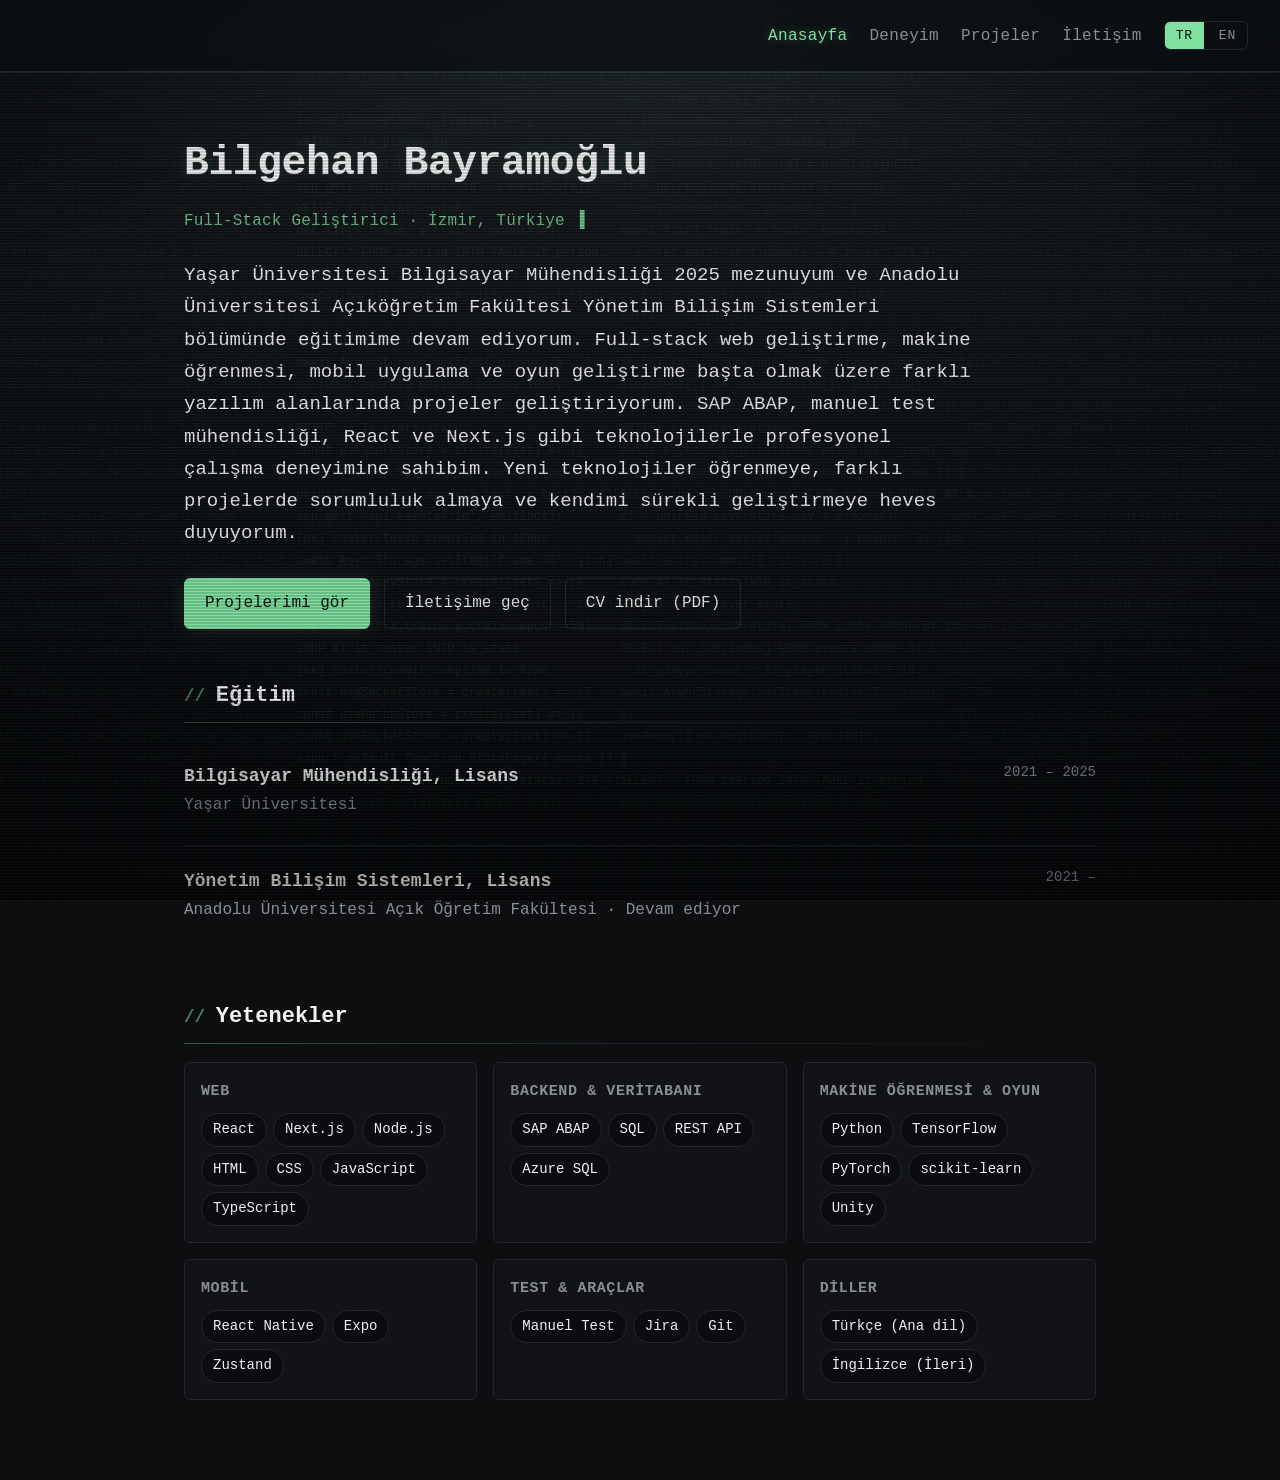
<file: index.html>
<!doctype html>
<html lang="tr">
<head>
  <meta charset="utf-8" />
  <meta name="viewport" content="width=device-width, initial-scale=1" />
  <title>Bilgehan Bayramoğlu — Yazılım Geliştirici</title>
  <meta name="description" content="Bilgehan Bayramoğlu — Yaşar Üniversitesi Bilgisayar Mühendisliği mezunu, full-stack geliştirici." />
  <link rel="stylesheet" href="css/styles.css" />
</head>
<body>
  <header>
    <div class="container nav-inner">
      <nav>
        <ul>
          <li><a href="index.html" class="active"><span data-lang="tr">Anasayfa</span><span data-lang="en">Home</span></a></li>
          <li><a href="experience.html"><span data-lang="tr">Deneyim</span><span data-lang="en">Experience</span></a></li>
          <li><a href="projects.html"><span data-lang="tr">Projeler</span><span data-lang="en">Projects</span></a></li>
          <li><a href="contact.html"><span data-lang="tr">İletişim</span><span data-lang="en">Contact</span></a></li>
          <li>
            <div class="lang-switch">
              <button data-set-lang="tr" type="button">TR</button>
              <button data-set-lang="en" type="button">EN</button>
            </div>
          </li>
        </ul>
      </nav>
    </div>
  </header>

  <main>
    <div class="container">
      <section class="hero">
        <h1>Bilgehan Bayramoğlu</h1>
        <p class="role">
          <span data-lang="tr">Full-Stack Geliştirici · İzmir, Türkiye</span>
          <span data-lang="en">Full-Stack Developer · İzmir, Türkiye</span>
        </p>
        <p class="bio">
          <span data-lang="tr">Yaşar Üniversitesi Bilgisayar Mühendisliği 2025 mezunuyum ve Anadolu Üniversitesi Açıköğretim Fakültesi Yönetim Bilişim Sistemleri bölümünde eğitimime devam ediyorum. Full-stack web geliştirme, makine öğrenmesi, mobil uygulama ve oyun geliştirme başta olmak üzere farklı yazılım alanlarında projeler geliştiriyorum. SAP ABAP, manuel test mühendisliği, React ve Next.js gibi teknolojilerle profesyonel çalışma deneyimine sahibim. Yeni teknolojiler öğrenmeye, farklı projelerde sorumluluk almaya ve kendimi sürekli geliştirmeye heves duyuyorum.</span>
          <span data-lang="en">I graduated from Yaşar University with a degree in Computer Engineering in 2025 and am continuing my education in the Management Information Systems department at Anadolu University Open Education Faculty. I develop projects across various software domains, primarily full-stack web development, machine learning, mobile applications, and game development. I have professional work experience with technologies such as SAP ABAP, manual test engineering, React, and Next.js. I am enthusiastic about learning new technologies, taking on responsibilities in diverse projects, and continuously improving myself.</span>
        </p>
        <div class="cta">
          <a class="btn" href="projects.html"><span data-lang="tr">Projelerimi gör</span><span data-lang="en">View projects</span></a>
          <a class="btn secondary" href="contact.html"><span data-lang="tr">İletişime geç</span><span data-lang="en">Get in touch</span></a>
          <a class="btn secondary" data-lang="tr" href="assets/cv/Bilgehan-Bayramoglu-CV.pdf" download="Bilgehan-Bayramoglu-CV.pdf">CV indir (PDF)</a>
          <a class="btn secondary" data-lang="en" href="assets/cv/Bilgehan-Bayramoglu-CV-EN.pdf" download="Bilgehan-Bayramoglu-CV-EN.pdf">Download CV (PDF)</a>
        </div>
      </section>

      <section class="block">
        <h2><span data-lang="tr">Eğitim</span><span data-lang="en">Education</span></h2>
        <div class="timeline-item">
          <div class="timeline-head">
            <div>
              <div class="timeline-role">
                <span data-lang="tr">Bilgisayar Mühendisliği, Lisans</span>
                <span data-lang="en">B.Sc. in Computer Engineering</span>
              </div>
              <div class="timeline-company">Yaşar Üniversitesi</div>
            </div>
            <div class="timeline-date">2021 – 2025</div>
          </div>
        </div>
        <div class="timeline-item">
          <div class="timeline-head">
            <div>
              <div class="timeline-role">
                <span data-lang="tr">Yönetim Bilişim Sistemleri, Lisans</span>
                <span data-lang="en">B.Sc. in Management Information Systems</span>
              </div>
              <div class="timeline-company">
                <span data-lang="tr">Anadolu Üniversitesi Açık Öğretim Fakültesi · Devam ediyor</span>
                <span data-lang="en">Anadolu University Open Education Faculty · Ongoing</span>
              </div>
            </div>
            <div class="timeline-date">2021 –</div>
          </div>
        </div>
      </section>

      <section class="block">
        <h2><span data-lang="tr">Yetenekler</span><span data-lang="en">Skills</span></h2>
        <div class="skills-grid">
          <div class="skill-group">
            <h3><span data-lang="tr">Web</span><span data-lang="en">Web</span></h3>
            <div class="skill-list">
              <span>React</span><span>Next.js</span><span>Node.js</span><span>HTML</span><span>CSS</span><span>JavaScript</span><span>TypeScript</span>
            </div>
          </div>
          <div class="skill-group">
            <h3><span data-lang="tr">Backend & Veritabanı</span><span data-lang="en">Backend & Database</span></h3>
            <div class="skill-list">
              <span>SAP ABAP</span><span>SQL</span><span>REST API</span><span>Azure SQL</span>
            </div>
          </div>
          <div class="skill-group">
            <h3><span data-lang="tr">Makine Öğrenmesi & Oyun</span><span data-lang="en">ML & Game Dev</span></h3>
            <div class="skill-list">
              <span>Python</span><span>TensorFlow</span><span>PyTorch</span><span>scikit-learn</span><span>Unity</span>
            </div>
          </div>
          <div class="skill-group">
            <h3><span data-lang="tr">Mobil</span><span data-lang="en">Mobile</span></h3>
            <div class="skill-list">
              <span>React Native</span><span>Expo</span><span>Zustand</span>
            </div>
          </div>
          <div class="skill-group">
            <h3><span data-lang="tr">Test & Araçlar</span><span data-lang="en">Testing & Tools</span></h3>
            <div class="skill-list">
              <span><span data-lang="tr">Manuel Test</span><span data-lang="en">Manual Testing</span></span><span>Jira</span><span>Git</span>
            </div>
          </div>
          <div class="skill-group">
            <h3><span data-lang="tr">Diller</span><span data-lang="en">Languages</span></h3>
            <div class="skill-list">
              <span><span data-lang="tr">Türkçe (Ana dil)</span><span data-lang="en">Turkish (Native)</span></span>
              <span><span data-lang="tr">İngilizce (İleri)</span><span data-lang="en">English (Advanced)</span></span>
            </div>
          </div>
        </div>
      </section>
    </div>
  </main>


  <script src="js/codeflow.js"></script>
  <script src="js/lang.js"></script>
</body>
</html>
</file>
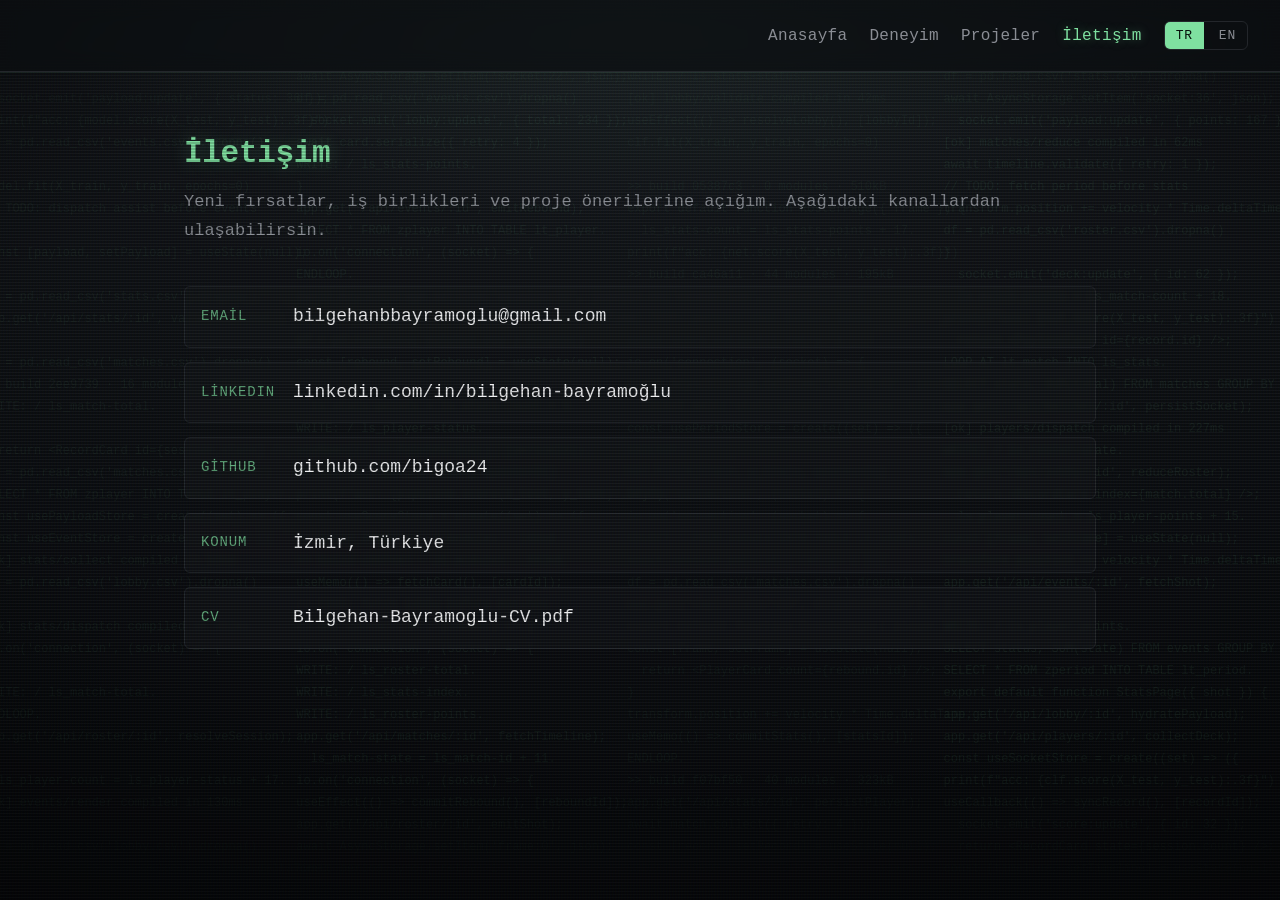
<file: contact.html>
<!doctype html>
<html lang="tr">
<head>
  <meta charset="utf-8" />
  <meta name="viewport" content="width=device-width, initial-scale=1" />
  <title>İletişim — Bilgehan Bayramoğlu</title>
  <link rel="stylesheet" href="css/styles.css" />
</head>
<body>
  <header>
    <div class="nav-inner">
      <nav>
        <ul>
          <li><a href="index.html"><span data-lang="tr">Anasayfa</span><span data-lang="en">Home</span></a></li>
          <li><a href="experience.html"><span data-lang="tr">Deneyim</span><span data-lang="en">Experience</span></a></li>
          <li><a href="projects.html"><span data-lang="tr">Projeler</span><span data-lang="en">Projects</span></a></li>
          <li><a href="contact.html" class="active"><span data-lang="tr">İletişim</span><span data-lang="en">Contact</span></a></li>
          <li>
            <div class="lang-switch">
              <button data-set-lang="tr" type="button">TR</button>
              <button data-set-lang="en" type="button">EN</button>
            </div>
          </li>
        </ul>
      </nav>
    </div>
  </header>

  <main>
    <div class="container">
      <h1 class="page-title"><span data-lang="tr">İletişim</span><span data-lang="en">Contact</span></h1>
      <p class="page-subtitle">
        <span data-lang="tr">Yeni fırsatlar, iş birlikleri ve proje önerilerine açığım. Aşağıdaki kanallardan ulaşabilirsin.</span>
        <span data-lang="en">Open to new opportunities, collaborations, and project ideas. Reach me through any of the channels below.</span>
      </p>

      <ul class="contact-list">
        <li>
          <span class="label">Email</span>
          <a href="mailto:bilgehanbbayramoglu@gmail.com">bilgehanbbayramoglu@gmail.com</a>
        </li>
        <li>
          <span class="label">LinkedIn</span>
          <a href="https://www.linkedin.com/in/bilgehan-bayramoğlu" target="_blank" rel="noopener">linkedin.com/in/bilgehan-bayramoğlu</a>
        </li>
        <li>
          <span class="label">GitHub</span>
          <a href="https://github.com/bigoa24" target="_blank" rel="noopener">github.com/bigoa24</a>
        </li>
        <li>
          <span class="label"><span data-lang="tr">Konum</span><span data-lang="en">Location</span></span>
          <span>İzmir, Türkiye</span>
        </li>
        <li>
          <span class="label">CV</span>
          <a data-lang="tr" href="assets/cv/Bilgehan-Bayramoglu-CV.pdf" download="Bilgehan-Bayramoglu-CV.pdf">Bilgehan-Bayramoglu-CV.pdf</a>
          <a data-lang="en" href="assets/cv/Bilgehan-Bayramoglu-CV-EN.pdf" download="Bilgehan-Bayramoglu-CV-EN.pdf">Bilgehan-Bayramoglu-CV-EN.pdf</a>
        </li>
      </ul>
    </div>
  </main>


  <script src="js/codeflow.js"></script>
  <script src="js/lang.js"></script>
</body>
</html>
</file>
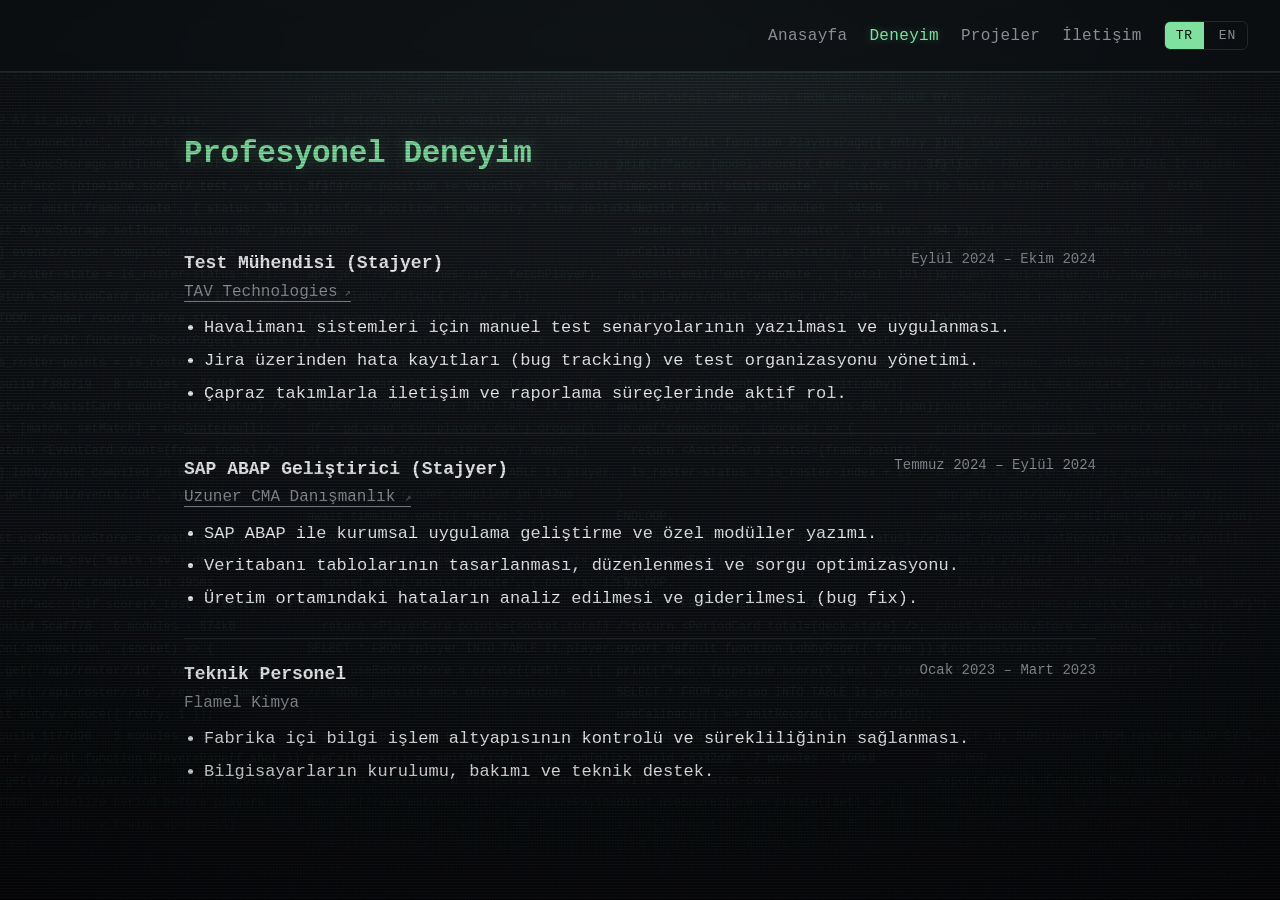
<file: experience.html>
<!doctype html>
<html lang="tr">
<head>
  <meta charset="utf-8" />
  <meta name="viewport" content="width=device-width, initial-scale=1" />
  <title>Deneyim — Bilgehan Bayramoğlu</title>
  <link rel="stylesheet" href="css/styles.css" />
</head>
<body>
  <header>
    <div class="nav-inner">
      <nav>
        <ul>
          <li><a href="index.html"><span data-lang="tr">Anasayfa</span><span data-lang="en">Home</span></a></li>
          <li><a href="experience.html" class="active"><span data-lang="tr">Deneyim</span><span data-lang="en">Experience</span></a></li>
          <li><a href="projects.html"><span data-lang="tr">Projeler</span><span data-lang="en">Projects</span></a></li>
          <li><a href="contact.html"><span data-lang="tr">İletişim</span><span data-lang="en">Contact</span></a></li>
          <li>
            <div class="lang-switch">
              <button data-set-lang="tr" type="button">TR</button>
              <button data-set-lang="en" type="button">EN</button>
            </div>
          </li>
        </ul>
      </nav>
    </div>
  </header>

  <main>
    <div class="container">
      <h1 class="page-title"><span data-lang="tr">Profesyonel Deneyim</span><span data-lang="en">Professional Experience</span></h1>

      <section class="block">
        <div class="timeline-item">
          <div class="timeline-head">
            <div>
              <div class="timeline-role"><span data-lang="tr">Test Mühendisi (Stajyer)</span><span data-lang="en">Test Engineer (Intern)</span></div>
              <div class="timeline-company"><a href="https://tavtechnologies.aero/" class="company-link" target="_blank" rel="noopener noreferrer">TAV Technologies</a></div>
            </div>
            <div class="timeline-date">
              <span data-lang="tr">Eylül 2024 – Ekim 2024</span>
              <span data-lang="en">Sep 2024 – Oct 2024</span>
            </div>
          </div>
          <div class="timeline-body">
            <ul>
              <li><span data-lang="tr">Havalimanı sistemleri için manuel test senaryolarının yazılması ve uygulanması.</span><span data-lang="en">Wrote and executed manual test cases for airport systems.</span></li>
              <li><span data-lang="tr">Jira üzerinden hata kayıtları (bug tracking) ve test organizasyonu yönetimi.</span><span data-lang="en">Bug tracking and test organization management via Jira.</span></li>
              <li><span data-lang="tr">Çapraz takımlarla iletişim ve raporlama süreçlerinde aktif rol.</span><span data-lang="en">Active role in cross-team communication and reporting processes.</span></li>
            </ul>
          </div>
        </div>

        <div class="timeline-item">
          <div class="timeline-head">
            <div>
              <div class="timeline-role"><span data-lang="tr">SAP ABAP Geliştirici (Stajyer)</span><span data-lang="en">SAP ABAP Developer (Intern)</span></div>
              <div class="timeline-company">
                <a href="https://uzuner-consulting.com.tr/" class="company-link" target="_blank" rel="noopener noreferrer">
                  <span data-lang="tr">Uzuner CMA Danışmanlık</span>
                  <span data-lang="en">Uzuner CMA Consulting</span>
                </a>
              </div>
            </div>
            <div class="timeline-date">
              <span data-lang="tr">Temmuz 2024 – Eylül 2024</span>
              <span data-lang="en">Jul 2024 – Sep 2024</span>
            </div>
          </div>
          <div class="timeline-body">
            <ul>
              <li><span data-lang="tr">SAP ABAP ile kurumsal uygulama geliştirme ve özel modüller yazımı.</span><span data-lang="en">Enterprise application development and custom modules in SAP ABAP.</span></li>
              <li><span data-lang="tr">Veritabanı tablolarının tasarlanması, düzenlenmesi ve sorgu optimizasyonu.</span><span data-lang="en">Designed and modified database tables; query optimization.</span></li>
              <li><span data-lang="tr">Üretim ortamındaki hataların analiz edilmesi ve giderilmesi (bug fix).</span><span data-lang="en">Analysis and resolution of production-environment bugs.</span></li>
            </ul>
          </div>
        </div>

        <div class="timeline-item">
          <div class="timeline-head">
            <div>
              <div class="timeline-role"><span data-lang="tr">Teknik Personel</span><span data-lang="en">Technical Staff</span></div>
              <div class="timeline-company">
                <span data-lang="tr">Flamel Kimya</span>
                <span data-lang="en">Flamel Kimya</span>
              </div>
            </div>
            <div class="timeline-date">
              <span data-lang="tr">Ocak 2023 – Mart 2023</span>
              <span data-lang="en">Jan 2023 – Mar 2023</span>
            </div>
          </div>
          <div class="timeline-body">
            <ul>
              <li><span data-lang="tr">Fabrika içi bilgi işlem altyapısının kontrolü ve sürekliliğinin sağlanması.</span><span data-lang="en">Maintained and monitored the factory's in-house IT infrastructure.</span></li>
              <li><span data-lang="tr">Bilgisayarların kurulumu, bakımı ve teknik destek.</span><span data-lang="en">Computer setup, maintenance, and technical support.</span></li>
            </ul>
          </div>
        </div>
      </section>
    </div>
  </main>


  <script src="js/codeflow.js"></script>
  <script src="js/lang.js"></script>
</body>
</html>
</file>
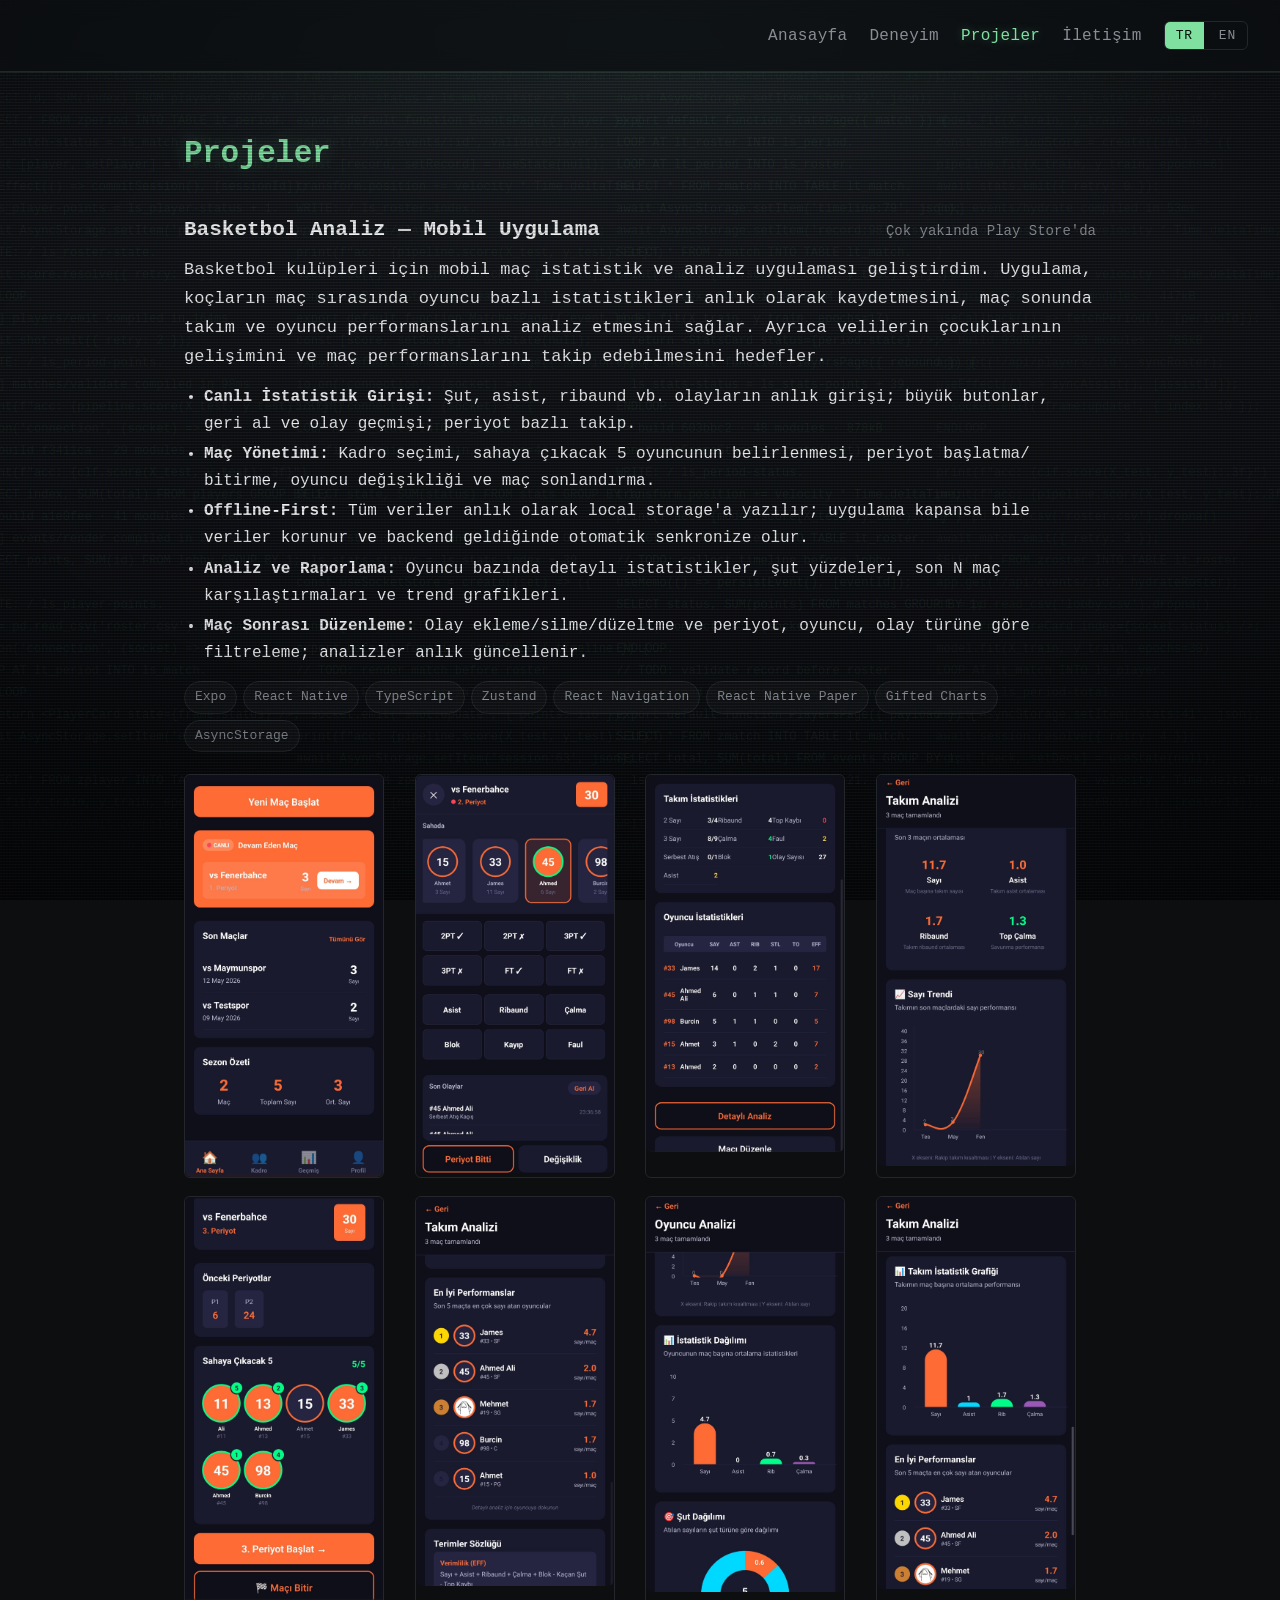
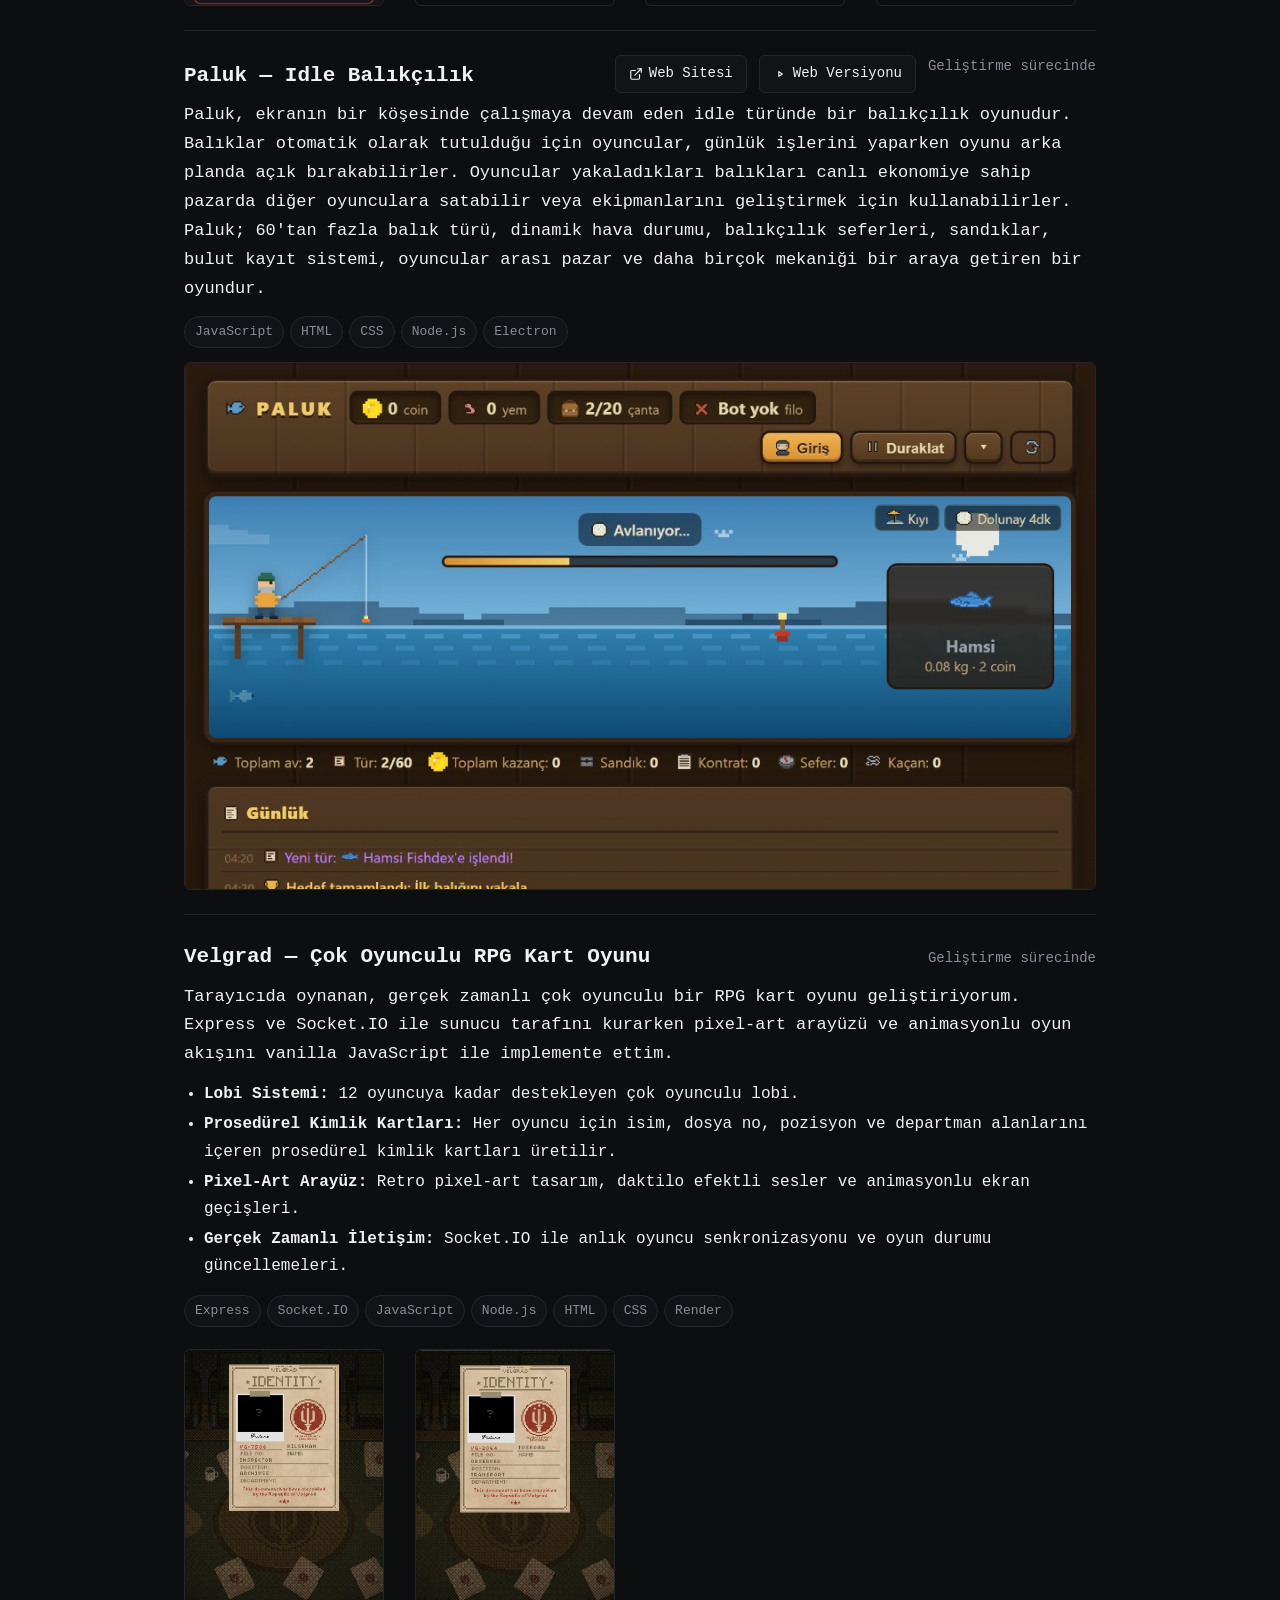
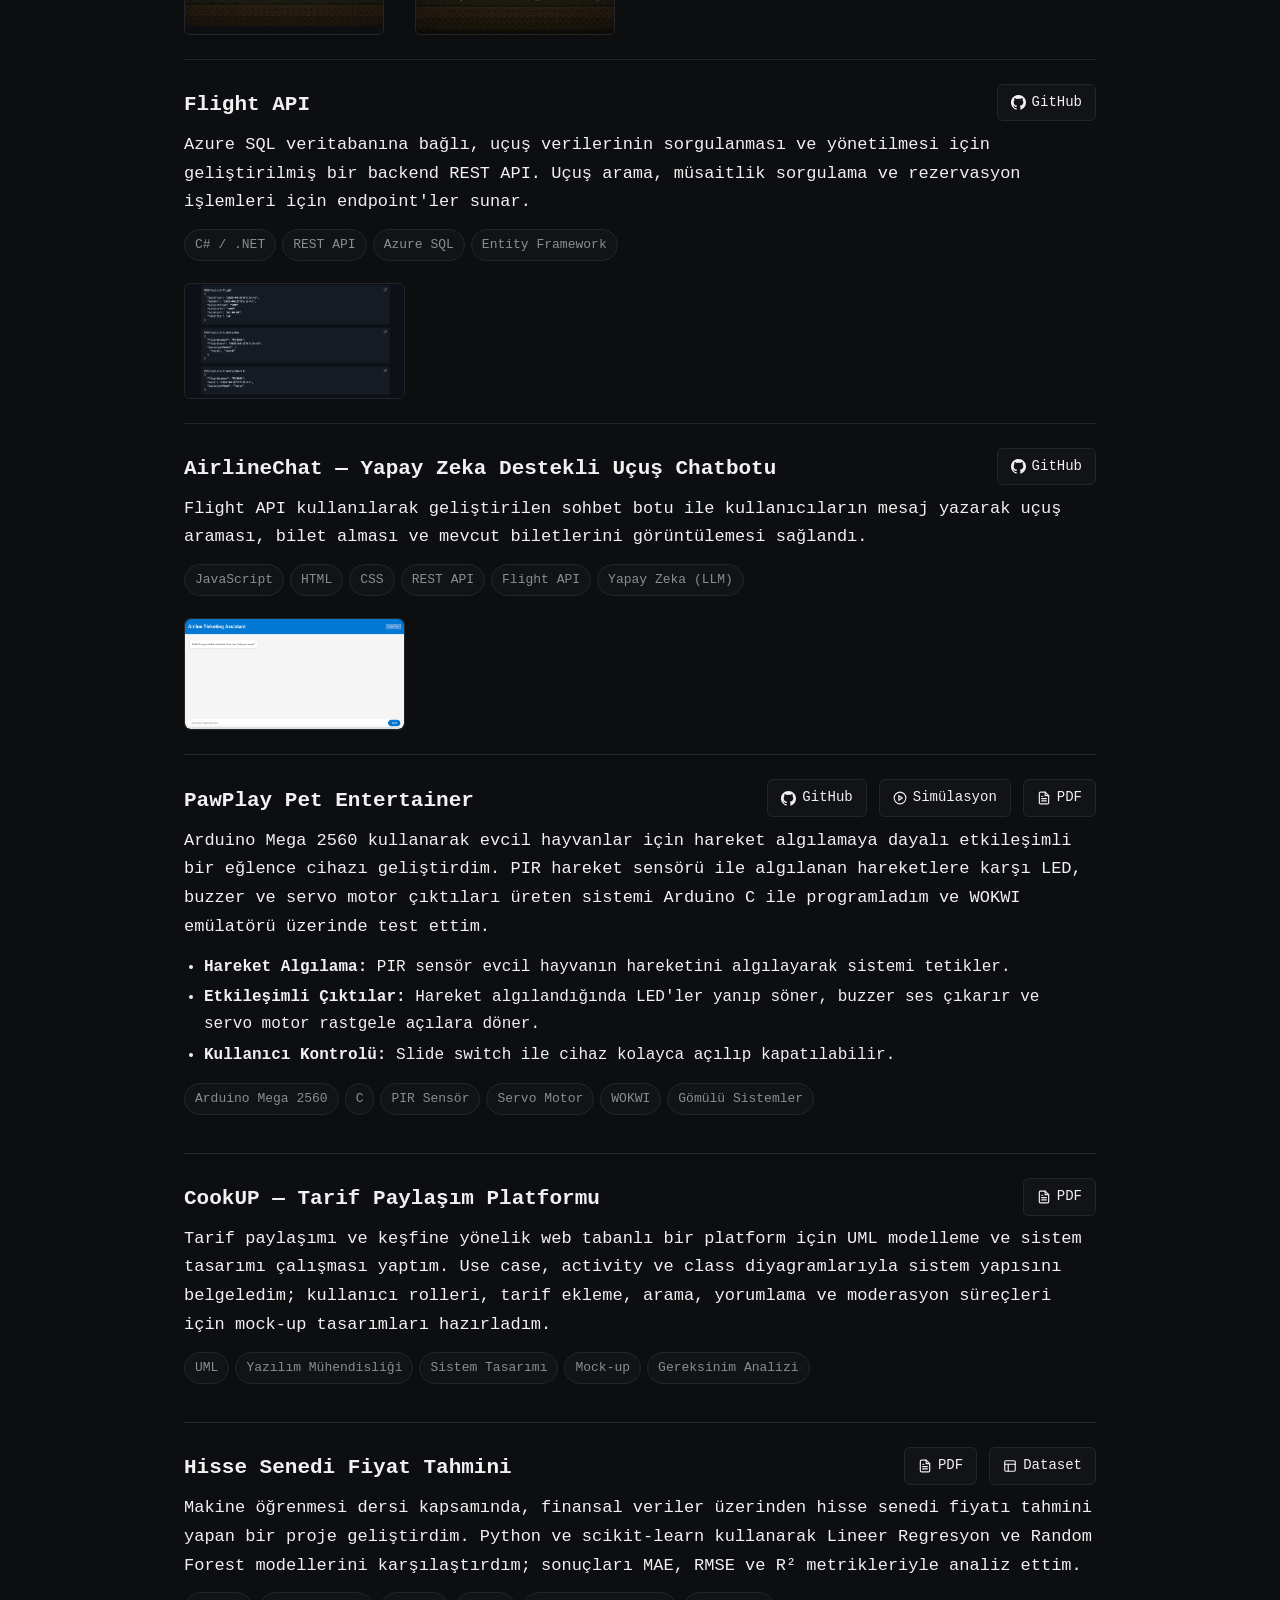
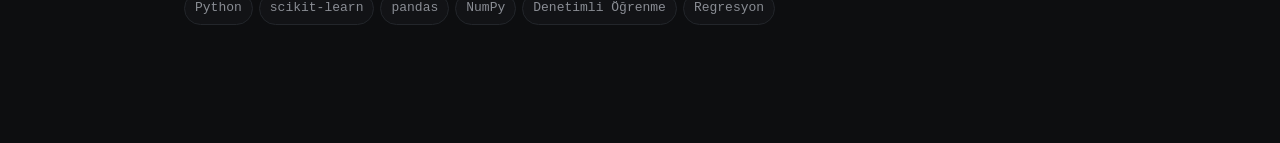
<file: projects.html>
<!doctype html>
<html lang="tr">
<head>
  <meta charset="utf-8" />
  <meta name="viewport" content="width=device-width, initial-scale=1" />
  <title>Projeler — Bilgehan Bayramoğlu</title>
  <link rel="stylesheet" href="css/styles.css" />
</head>
<body>
  <header>
    <div class="nav-inner">
      <nav>
        <ul>
          <li><a href="index.html"><span data-lang="tr">Anasayfa</span><span data-lang="en">Home</span></a></li>
          <li><a href="experience.html"><span data-lang="tr">Deneyim</span><span data-lang="en">Experience</span></a></li>
          <li><a href="projects.html" class="active"><span data-lang="tr">Projeler</span><span data-lang="en">Projects</span></a></li>
          <li><a href="contact.html"><span data-lang="tr">İletişim</span><span data-lang="en">Contact</span></a></li>
          <li>
            <div class="lang-switch">
              <button data-set-lang="tr" type="button">TR</button>
              <button data-set-lang="en" type="button">EN</button>
            </div>
          </li>
        </ul>
      </nav>
    </div>
  </header>

  <main>
    <div class="container">
      <h1 class="page-title"><span data-lang="tr">Projeler</span><span data-lang="en">Projects</span></h1>

      <!-- Project 1: Basketbol Analiz -->
      <article class="project">
        <div class="project-head">
          <h3><span data-lang="tr">Basketbol Analiz — Mobil Uygulama</span><span data-lang="en">Basketball Analytics — Mobile App</span></h3>
          <div class="project-links">
            <span style="color: var(--muted); font-size: 14px;"><span data-lang="tr">Çok yakında Play Store'da</span><span data-lang="en">Coming soon to Play Store</span></span>
          </div>
        </div>
        <p class="desc">
          <span data-lang="tr">Basketbol kulüpleri için mobil maç istatistik ve analiz uygulaması geliştirdim. Uygulama, koçların maç sırasında oyuncu bazlı istatistikleri anlık olarak kaydetmesini, maç sonunda takım ve oyuncu performanslarını analiz etmesini sağlar. Ayrıca velilerin çocuklarının gelişimini ve maç performanslarını takip edebilmesini hedefler.</span>
          <span data-lang="en">I developed a mobile match statistics and analytics application for basketball clubs. The app enables coaches to record player-based statistics in real time during matches and analyze team and player performance after the game. It also aims to allow parents to track their children's development and match performances.</span>
        </p>
        <ul class="features">
          <li><span data-lang="tr"><strong>Canlı İstatistik Girişi:</strong> Şut, asist, ribaund vb. olayların anlık girişi; büyük butonlar, geri al ve olay geçmişi; periyot bazlı takip.</span><span data-lang="en"><strong>Live stat entry:</strong> shots, assists, rebounds and more recorded instantly; large buttons, undo, and event history; period-based tracking.</span></li>
          <li><span data-lang="tr"><strong>Maç Yönetimi:</strong> Kadro seçimi, sahaya çıkacak 5 oyuncunun belirlenmesi, periyot başlatma/<wbr>bitirme, oyuncu değişikliği ve maç sonlandırma.</span><span data-lang="en"><strong>Match management:</strong> roster selection, lineup of 5, period start/end, substitutions, and match closeout.</span></li>
          <li><span data-lang="tr"><strong>Offline-First:</strong> Tüm veriler anlık olarak local storage'a yazılır; uygulama kapansa bile veriler korunur ve backend geldiğinde otomatik senkronize olur.</span><span data-lang="en"><strong>Offline-first:</strong> all data written to local storage instantly; data is preserved even if the app closes and auto-syncs when a backend becomes available.</span></li>
          <li><span data-lang="tr"><strong>Analiz ve Raporlama:</strong> Oyuncu bazında detaylı istatistikler, şut yüzdeleri, son N maç karşılaştırmaları ve trend grafikleri.</span><span data-lang="en"><strong>Analytics and reporting:</strong> per-player detailed stats, shooting percentages, last-N-games comparisons, and trend charts.</span></li>
          <li><span data-lang="tr"><strong>Maç Sonrası Düzenleme:</strong> Olay ekleme/<wbr>silme/<wbr>düzeltme ve periyot, oyuncu, olay türüne göre filtreleme; analizler anlık güncellenir.</span><span data-lang="en"><strong>Post-match editing:</strong> add/edit/<wbr>remove events with filtering by period, player, and event type; analytics update in real time.</span></li>
        </ul>
        <div class="tags">
          <span>Expo</span><span>React Native</span><span>TypeScript</span><span>Zustand</span><span>React Navigation</span><span>React Native Paper</span><span>Gifted Charts</span><span>AsyncStorage</span>
        </div>
        <div class="screenshots">
          <a href="assets/projects/1.jpeg" target="_blank" rel="noopener" class="screenshot-link mobile-shot">
            <img src="assets/projects/1.jpeg" alt="Basketbol Analiz ekran görüntüsü" class="screenshot-img" />
            <span class="screenshot-zoom">&#x2197;</span>
          </a>
          <a href="assets/projects/2.jpeg" target="_blank" rel="noopener" class="screenshot-link mobile-shot">
            <img src="assets/projects/2.jpeg" alt="Basketbol Analiz ekran görüntüsü" class="screenshot-img" />
            <span class="screenshot-zoom">&#x2197;</span>
          </a>
          <a href="assets/projects/3.jpeg" target="_blank" rel="noopener" class="screenshot-link mobile-shot">
            <img src="assets/projects/3.jpeg" alt="Basketbol Analiz ekran görüntüsü" class="screenshot-img" />
            <span class="screenshot-zoom">&#x2197;</span>
          </a>
          <a href="assets/projects/4.jpeg" target="_blank" rel="noopener" class="screenshot-link mobile-shot">
            <img src="assets/projects/4.jpeg" alt="Basketbol Analiz ekran görüntüsü" class="screenshot-img" />
            <span class="screenshot-zoom">&#x2197;</span>
          </a>
          <a href="assets/projects/5.jpeg" target="_blank" rel="noopener" class="screenshot-link mobile-shot">
            <img src="assets/projects/5.jpeg" alt="Basketbol Analiz ekran görüntüsü" class="screenshot-img" />
            <span class="screenshot-zoom">&#x2197;</span>
          </a>
          <a href="assets/projects/6.jpeg" target="_blank" rel="noopener" class="screenshot-link mobile-shot">
            <img src="assets/projects/6.jpeg" alt="Basketbol Analiz ekran görüntüsü" class="screenshot-img" />
            <span class="screenshot-zoom">&#x2197;</span>
          </a>
          <a href="assets/projects/7.jpeg" target="_blank" rel="noopener" class="screenshot-link mobile-shot">
            <img src="assets/projects/7.jpeg" alt="Basketbol Analiz ekran görüntüsü" class="screenshot-img" />
            <span class="screenshot-zoom">&#x2197;</span>
          </a>
          <a href="assets/projects/8.jpeg" target="_blank" rel="noopener" class="screenshot-link mobile-shot">
            <img src="assets/projects/8.jpeg" alt="Basketbol Analiz ekran görüntüsü" class="screenshot-img" />
            <span class="screenshot-zoom">&#x2197;</span>
          </a>
        </div>
      </article>

      <!-- Project 2: Paluk -->
      <article class="project">
        <div class="project-head">
          <h3>Paluk — <span data-lang="tr">Idle Balıkçılık</span><span data-lang="en">Idle Fishing</span></h3>
          <div class="project-links">
            <a href="https://translatesubtitle.ai" class="github-btn" target="_blank" rel="noopener">
              <svg width="14" height="14" viewBox="0 0 24 24" fill="none" stroke="currentColor" stroke-width="2" stroke-linecap="round" stroke-linejoin="round" aria-hidden="true"><path d="M18 13v6a2 2 0 0 1-2 2H5a2 2 0 0 1-2-2V8a2 2 0 0 1 2-2h6"/><polyline points="15 3 21 3 21 9"/><line x1="10" y1="14" x2="21" y2="3"/></svg>
              <span data-lang="tr">Web Sitesi</span><span data-lang="en">Website</span>
            </a>
            <a href="https://translatesubtitle.ai/app/" class="github-btn" target="_blank" rel="noopener">
              <svg width="14" height="14" viewBox="0 0 24 24" fill="none" stroke="currentColor" stroke-width="2" stroke-linecap="round" stroke-linejoin="round" aria-hidden="true"><polygon points="10 8 16 12 10 16 10 8"/></svg>
              <span data-lang="tr">Web Versiyonu</span><span data-lang="en">Web Version</span>
            </a>
            <span style="color: var(--muted); font-size: 14px;"><span data-lang="tr">Geliştirme sürecinde</span><span data-lang="en">In development</span></span>
          </div>
        </div>
        <p class="desc">
          <span data-lang="tr">Paluk, ekranın bir köşesinde çalışmaya devam eden idle türünde bir balıkçılık oyunudur. Balıklar otomatik olarak tutulduğu için oyuncular, günlük işlerini yaparken oyunu arka planda açık bırakabilirler. Oyuncular yakaladıkları balıkları canlı ekonomiye sahip pazarda diğer oyunculara satabilir veya ekipmanlarını geliştirmek için kullanabilirler. Paluk; 60'tan fazla balık türü, dinamik hava durumu, balıkçılık seferleri, sandıklar, bulut kayıt sistemi, oyuncular arası pazar ve daha birçok mekaniği bir araya getiren bir oyundur.</span>
          <span data-lang="en">Paluk is an idle fishing game that keeps running in a corner of the screen. Because fish are caught automatically, players can leave the game open in the background while going about their daily work. Players can sell the fish they catch to other players in a marketplace with a live economy, or use them to upgrade their equipment. Paluk brings together more than 60 fish species, dynamic weather, fishing expeditions, chests, cloud save, a player marketplace, and many other mechanics.</span>
        </p>
        <div class="tags">
          <span>JavaScript</span><span>HTML</span><span>CSS</span><span>Node.js</span><span>Electron</span>
        </div>
        <div class="screenshots screenshots-wide">
          <a href="assets/projects/paluk-screenshot.jpeg" target="_blank" rel="noopener" class="screenshot-link wide-shot">
            <img src="assets/projects/paluk-screenshot.jpeg" alt="Paluk oyun ekran görüntüsü" class="screenshot-img" />
            <span class="screenshot-zoom">&#x2197;</span>
          </a>
        </div>
      </article>

      <!-- Project 3: Velgrad -->
      <article class="project">
        <div class="project-head">
          <h3>Velgrad — <span data-lang="tr">Çok Oyunculu RPG Kart Oyunu</span><span data-lang="en">Multiplayer RPG Card Game</span></h3>
          <div class="project-links">
            <span style="color: var(--muted); font-size: 14px;"><span data-lang="tr">Geliştirme sürecinde</span><span data-lang="en">In development</span></span>
          </div>
        </div>
        <p class="desc">
          <span data-lang="tr">Tarayıcıda oynanan, gerçek zamanlı çok oyunculu bir RPG kart oyunu geliştiriyorum. Express ve Socket.IO ile sunucu tarafını kurarken pixel-art arayüzü ve animasyonlu oyun akışını vanilla JavaScript ile implemente ettim.</span>
          <span data-lang="en">I am developing a real-time multiplayer RPG card game played in the browser. While building the server side with Express and Socket.IO, I implemented the pixel-art UI and animated game flow in vanilla JavaScript.</span>
        </p>
        <ul class="features">
          <li><span data-lang="tr"><strong>Lobi Sistemi:</strong> 12 oyuncuya kadar destekleyen çok oyunculu lobi.</span><span data-lang="en"><strong>Lobby system:</strong> multiplayer lobby supporting up to 12 players.</span></li>
          <li><span data-lang="tr"><strong>Prosedürel Kimlik Kartları:</strong> Her oyuncu için isim, dosya no, pozisyon ve departman alanlarını içeren prosedürel kimlik kartları üretilir.</span><span data-lang="en"><strong>Procedural identity cards:</strong> procedural identity cards are generated for each player with name, file number, position, and department fields.</span></li>
          <li><span data-lang="tr"><strong>Pixel-Art Arayüz:</strong> Retro pixel-art tasarım, daktilo efektli sesler ve animasyonlu ekran geçişleri.</span><span data-lang="en"><strong>Pixel-art UI:</strong> retro pixel-art design, typewriter sound effects, and animated screen transitions.</span></li>
          <li><span data-lang="tr"><strong>Gerçek Zamanlı İletişim:</strong> Socket.IO ile anlık oyuncu senkronizasyonu ve oyun durumu güncellemeleri.</span><span data-lang="en"><strong>Real-time communication:</strong> instant player synchronization and game state updates via Socket.IO.</span></li>
        </ul>
        <div class="tags">
          <span>Express</span><span>Socket.IO</span><span>JavaScript</span><span>Node.js</span><span>HTML</span><span>CSS</span><span>Render</span>
        </div>
        <div class="screenshots">
          <a href="assets/projects/velgrad-1.jpeg" target="_blank" rel="noopener" class="screenshot-link mobile-shot">
            <img src="assets/projects/velgrad-1.jpeg" alt="Velgrad ekran görüntüsü" class="screenshot-img" />
            <span class="screenshot-zoom">&#x2197;</span>
          </a>
          <a href="assets/projects/velgrad-2.jpeg" target="_blank" rel="noopener" class="screenshot-link mobile-shot">
            <img src="assets/projects/velgrad-2.jpeg" alt="Velgrad ekran görüntüsü" class="screenshot-img" />
            <span class="screenshot-zoom">&#x2197;</span>
          </a>
        </div>
      </article>

      <!-- Project 4: Flight API -->
      <article class="project">
        <div class="project-head">
          <h3>Flight API</h3>
          <div class="project-links">
            <a href="https://github.com/bigoa24/FlightApi" class="github-btn" target="_blank" rel="noopener">
              <svg width="15" height="15" viewBox="0 0 24 24" fill="currentColor" aria-hidden="true"><path d="M12 0C5.37 0 0 5.37 0 12c0 5.3 3.438 9.8 8.205 11.387.6.113.82-.258.82-.577 0-.285-.01-1.04-.015-2.04-3.338.724-4.042-1.61-4.042-1.61-.546-1.387-1.333-1.756-1.333-1.756-1.089-.745.083-.73.083-.73 1.205.085 1.84 1.237 1.84 1.237 1.07 1.834 2.807 1.304 3.492.997.108-.775.418-1.305.762-1.605-2.665-.3-5.466-1.332-5.466-5.93 0-1.31.468-2.38 1.235-3.22-.124-.303-.535-1.523.117-3.176 0 0 1.008-.322 3.3 1.23A11.5 11.5 0 0 1 12 5.803c1.02.005 2.047.138 3.006.404 2.29-1.552 3.297-1.23 3.297-1.23.653 1.653.242 2.873.12 3.176.77.84 1.233 1.91 1.233 3.22 0 4.61-2.804 5.625-5.475 5.92.43.372.823 1.102.823 2.222 0 1.606-.015 2.898-.015 3.293 0 .322.216.694.825.576C20.565 21.796 24 17.298 24 12c0-6.63-5.37-12-12-12z"/></svg>
              GitHub
            </a>
          </div>
        </div>
        <p class="desc">
          <span data-lang="tr">Azure SQL veritabanına bağlı, uçuş verilerinin sorgulanması ve yönetilmesi için geliştirilmiş bir backend REST API. Uçuş arama, müsaitlik sorgulama ve rezervasyon işlemleri için endpoint'ler sunar.</span>
          <span data-lang="en">A backend REST API connected to an Azure SQL database for querying and managing flight data. Provides endpoints for flight search, availability, and reservation operations.</span>
        </p>
        <div class="tags">
          <span>C# / .NET</span><span>REST API</span><span>Azure SQL</span><span>Entity Framework</span>
        </div>
        <div class="screenshots">
          <a href="assets/projects/flightapi-1.png" target="_blank" rel="noopener" class="screenshot-link">
            <img src="assets/projects/flightapi-1.png" alt="Flight API screenshot" class="screenshot-img" />
            <span class="screenshot-zoom">&#x2197;</span>
          </a>
        </div>
      </article>

      <!-- Project 5: Airline Chatbot -->
      <article class="project">
        <div class="project-head">
          <h3><span data-lang="tr">AirlineChat — Yapay Zeka Destekli Uçuş Chatbotu</span><span data-lang="en">AirlineChat — AI-Powered Flight Chatbot</span></h3>
          <div class="project-links">
            <a href="https://github.com/bigoa24/AirlineChat" class="github-btn" target="_blank" rel="noopener">
              <svg width="15" height="15" viewBox="0 0 24 24" fill="currentColor" aria-hidden="true"><path d="M12 0C5.37 0 0 5.37 0 12c0 5.3 3.438 9.8 8.205 11.387.6.113.82-.258.82-.577 0-.285-.01-1.04-.015-2.04-3.338.724-4.042-1.61-4.042-1.61-.546-1.387-1.333-1.756-1.333-1.756-1.089-.745.083-.73.083-.73 1.205.085 1.84 1.237 1.84 1.237 1.07 1.834 2.807 1.304 3.492.997.108-.775.418-1.305.762-1.605-2.665-.3-5.466-1.332-5.466-5.93 0-1.31.468-2.38 1.235-3.22-.124-.303-.535-1.523.117-3.176 0 0 1.008-.322 3.3 1.23A11.5 11.5 0 0 1 12 5.803c1.02.005 2.047.138 3.006.404 2.29-1.552 3.297-1.23 3.297-1.23.653 1.653.242 2.873.12 3.176.77.84 1.233 1.91 1.233 3.22 0 4.61-2.804 5.625-5.475 5.92.43.372.823 1.102.823 2.222 0 1.606-.015 2.898-.015 3.293 0 .322.216.694.825.576C20.565 21.796 24 17.298 24 12c0-6.63-5.37-12-12-12z"/></svg>
              GitHub
            </a>
          </div>
        </div>
        <p class="desc">
          <span data-lang="tr">Flight API kullanılarak geliştirilen sohbet botu ile kullanıcıların mesaj yazarak uçuş araması, bilet alması ve mevcut biletlerini görüntülemesi sağlandı.</span>
          <span data-lang="en">A chatbot built using the Flight API that allows users to search for flights, purchase tickets, and view their existing bookings by simply sending messages.</span>
        </p>
        <div class="tags">
          <span>JavaScript</span><span>HTML</span><span>CSS</span><span>REST API</span><span>Flight API</span><span><span data-lang="tr">Yapay Zeka (LLM)</span><span data-lang="en">AI (LLM)</span></span>
        </div>
        <div class="screenshots">
          <a href="assets/projects/Ekran Resmi 2026-05-21 22.58.00.png" target="_blank" rel="noopener" class="screenshot-link">
            <img src="assets/projects/Ekran Resmi 2026-05-21 22.58.00.png" alt="AirlineChat screenshot" class="screenshot-img" />
            <span class="screenshot-zoom">&#x2197;</span>
          </a>
        </div>
      </article>

      <!-- Project 6: PawPlay Pet Entertainer -->
      <article class="project">
        <div class="project-head">
          <h3>PawPlay Pet Entertainer</h3>
          <div class="project-links">
            <a href="https://github.com/bigoa24/PawPlay" class="github-btn" target="_blank" rel="noopener">
              <svg width="15" height="15" viewBox="0 0 24 24" fill="currentColor" aria-hidden="true"><path d="M12 0C5.37 0 0 5.37 0 12c0 5.3 3.438 9.8 8.205 11.387.6.113.82-.258.82-.577 0-.285-.01-1.04-.015-2.04-3.338.724-4.042-1.61-4.042-1.61-.546-1.387-1.333-1.756-1.333-1.756-1.089-.745.083-.73.083-.73 1.205.085 1.84 1.237 1.84 1.237 1.07 1.834 2.807 1.304 3.492.997.108-.775.418-1.305.762-1.605-2.665-.3-5.466-1.332-5.466-5.93 0-1.31.468-2.38 1.235-3.22-.124-.303-.535-1.523.117-3.176 0 0 1.008-.322 3.3 1.23A11.5 11.5 0 0 1 12 5.803c1.02.005 2.047.138 3.006.404 2.29-1.552 3.297-1.23 3.297-1.23.653 1.653.242 2.873.12 3.176.77.84 1.233 1.91 1.233 3.22 0 4.61-2.804 5.625-5.475 5.92.43.372.823 1.102.823 2.222 0 1.606-.015 2.898-.015 3.293 0 .322.216.694.825.576C20.565 21.796 24 17.298 24 12c0-6.63-5.37-12-12-12z"/></svg>
              GitHub
            </a>
            <a href="https://wokwi.com/projects/398780974799273985" class="github-btn" target="_blank" rel="noopener">
              <svg width="14" height="14" viewBox="0 0 24 24" fill="none" stroke="currentColor" stroke-width="2" stroke-linecap="round" stroke-linejoin="round" aria-hidden="true"><circle cx="12" cy="12" r="10"/><polygon points="10 8 16 12 10 16 10 8"/></svg>
              Simülasyon
            </a>
            <a href="assets/docs/pawplay-report.pdf" class="github-btn" target="_blank" rel="noopener">
              <svg width="14" height="14" viewBox="0 0 24 24" fill="none" stroke="currentColor" stroke-width="2" stroke-linecap="round" stroke-linejoin="round" aria-hidden="true"><path d="M14 2H6a2 2 0 0 0-2 2v16a2 2 0 0 0 2 2h12a2 2 0 0 0 2-2V8z"/><polyline points="14 2 14 8 20 8"/><line x1="16" y1="13" x2="8" y2="13"/><line x1="16" y1="17" x2="8" y2="17"/><polyline points="10 9 9 9 8 9"/></svg>
              PDF
            </a>
          </div>
        </div>
        <p class="desc">
          <span data-lang="tr">Arduino Mega 2560 kullanarak evcil hayvanlar için hareket algılamaya dayalı etkileşimli bir eğlence cihazı geliştirdim. PIR hareket sensörü ile algılanan hareketlere karşı LED, buzzer ve servo motor çıktıları üreten sistemi Arduino C ile programladım ve WOKWI emülatörü üzerinde test ettim.</span>
          <span data-lang="en">I developed an interactive entertainment device for pets using an Arduino Mega 2560, based on motion detection. I programmed the system in Arduino C to produce LED, buzzer, and servo motor responses to movements detected by a PIR motion sensor, and tested it on the WOKWI emulator.</span>
        </p>
        <ul class="features">
          <li><span data-lang="tr"><strong>Hareket Algılama:</strong> PIR sensör evcil hayvanın hareketini algılayarak sistemi tetikler.</span><span data-lang="en"><strong>Motion Detection:</strong> PIR sensor detects pet movement and triggers the system.</span></li>
          <li><span data-lang="tr"><strong>Etkileşimli Çıktılar:</strong> Hareket algılandığında LED'ler yanıp söner, buzzer ses çıkarır ve servo motor rastgele açılara döner.</span><span data-lang="en"><strong>Interactive Outputs:</strong> On motion detection, LEDs blink, the buzzer emits sound, and the servo rotates to random angles.</span></li>
          <li><span data-lang="tr"><strong>Kullanıcı Kontrolü:</strong> Slide switch ile cihaz kolayca açılıp kapatılabilir.</span><span data-lang="en"><strong>User Control:</strong> A slide switch allows easy on/off control of the device.</span></li>
        </ul>
        <div class="tags">
          <span>Arduino Mega 2560</span><span>C</span><span>PIR Sensör</span><span>Servo Motor</span><span>WOKWI</span><span><span data-lang="tr">Gömülü Sistemler</span><span data-lang="en">Embedded Systems</span></span>
        </div>
      </article>

      <!-- Project 7: CookUP -->
      <article class="project">
        <div class="project-head">
          <h3>CookUP — <span data-lang="tr">Tarif Paylaşım Platformu</span><span data-lang="en">Recipe Sharing Platform</span></h3>
          <div class="project-links">
            <a href="assets/docs/cookup-report.pdf" class="github-btn" target="_blank" rel="noopener">
              <svg width="14" height="14" viewBox="0 0 24 24" fill="none" stroke="currentColor" stroke-width="2" stroke-linecap="round" stroke-linejoin="round" aria-hidden="true"><path d="M14 2H6a2 2 0 0 0-2 2v16a2 2 0 0 0 2 2h12a2 2 0 0 0 2-2V8z"/><polyline points="14 2 14 8 20 8"/><line x1="16" y1="13" x2="8" y2="13"/><line x1="16" y1="17" x2="8" y2="17"/><polyline points="10 9 9 9 8 9"/></svg>
              PDF
            </a>
          </div>
        </div>
        <p class="desc">
          <span data-lang="tr">Tarif paylaşımı ve keşfine yönelik web tabanlı bir platform için UML modelleme ve sistem tasarımı çalışması yaptım. Use case, activity ve class diyagramlarıyla sistem yapısını belgeledim; kullanıcı rolleri, tarif ekleme, arama, yorumlama ve moderasyon süreçleri için mock-up tasarımları hazırladım.</span>
          <span data-lang="en">I conducted UML modeling and system design work for a web-based platform for recipe sharing and discovery. I documented the system structure with use case, activity, and class diagrams, and prepared mock-up designs for user roles, recipe upload, search, commenting, and moderation processes.</span>
        </p>
        <div class="tags">
          <span>UML</span><span><span data-lang="tr">Yazılım Mühendisliği</span><span data-lang="en">Software Engineering</span></span><span><span data-lang="tr">Sistem Tasarımı</span><span data-lang="en">System Design</span></span><span>Mock-up</span><span><span data-lang="tr">Gereksinim Analizi</span><span data-lang="en">Requirements Analysis</span></span>
        </div>
      </article>

      <!-- Project 8: Stock Market ML -->
      <article class="project">
        <div class="project-head">
          <h3><span data-lang="tr">Hisse Senedi Fiyat Tahmini</span><span data-lang="en">Stock Market Price Prediction</span></h3>
          <div class="project-links">
            <a href="assets/docs/Report_MachineLearning_21070001062_l (1) (2).pdf" class="github-btn" target="_blank" rel="noopener">
              <svg width="14" height="14" viewBox="0 0 24 24" fill="none" stroke="currentColor" stroke-width="2" stroke-linecap="round" stroke-linejoin="round" aria-hidden="true"><path d="M14 2H6a2 2 0 0 0-2 2v16a2 2 0 0 0 2 2h12a2 2 0 0 0 2-2V8z"/><polyline points="14 2 14 8 20 8"/><line x1="16" y1="13" x2="8" y2="13"/><line x1="16" y1="17" x2="8" y2="17"/><polyline points="10 9 9 9 8 9"/></svg>
              PDF
            </a>
            <a href="assets/docs/stock-dataset.xlsx" class="github-btn" download rel="noopener">
              <svg width="14" height="14" viewBox="0 0 24 24" fill="none" stroke="currentColor" stroke-width="2" stroke-linecap="round" stroke-linejoin="round" aria-hidden="true"><rect x="3" y="3" width="18" height="18" rx="2"/><path d="M3 9h18"/><path d="M9 21V9"/></svg>
              Dataset
            </a>
          </div>
        </div>
        <p class="desc">
          <span data-lang="tr">Makine öğrenmesi dersi kapsamında, finansal veriler üzerinden hisse senedi fiyatı tahmini yapan bir proje geliştirdim. Python ve scikit-learn kullanarak Lineer Regresyon ve Random Forest modellerini karşılaştırdım; sonuçları MAE, RMSE ve R² metrikleriyle analiz ettim.</span>
          <span data-lang="en">As part of a machine learning course, I developed a project to predict stock prices using financial data. I compared Linear Regression and Random Forest models using Python and scikit-learn, and analyzed the results with MAE, RMSE, and R² metrics.</span>
        </p>
        <div class="tags">
          <span>Python</span><span>scikit-learn</span><span>pandas</span><span>NumPy</span><span><span data-lang="tr">Denetimli Öğrenme</span><span data-lang="en">Supervised Learning</span></span><span><span data-lang="tr">Regresyon</span><span data-lang="en">Regression</span></span>
        </div>
      </article>
    </div>
  </main>


  <script src="js/codeflow.js"></script>
  <script src="js/lang.js"></script>
</body>
</html>
</file>
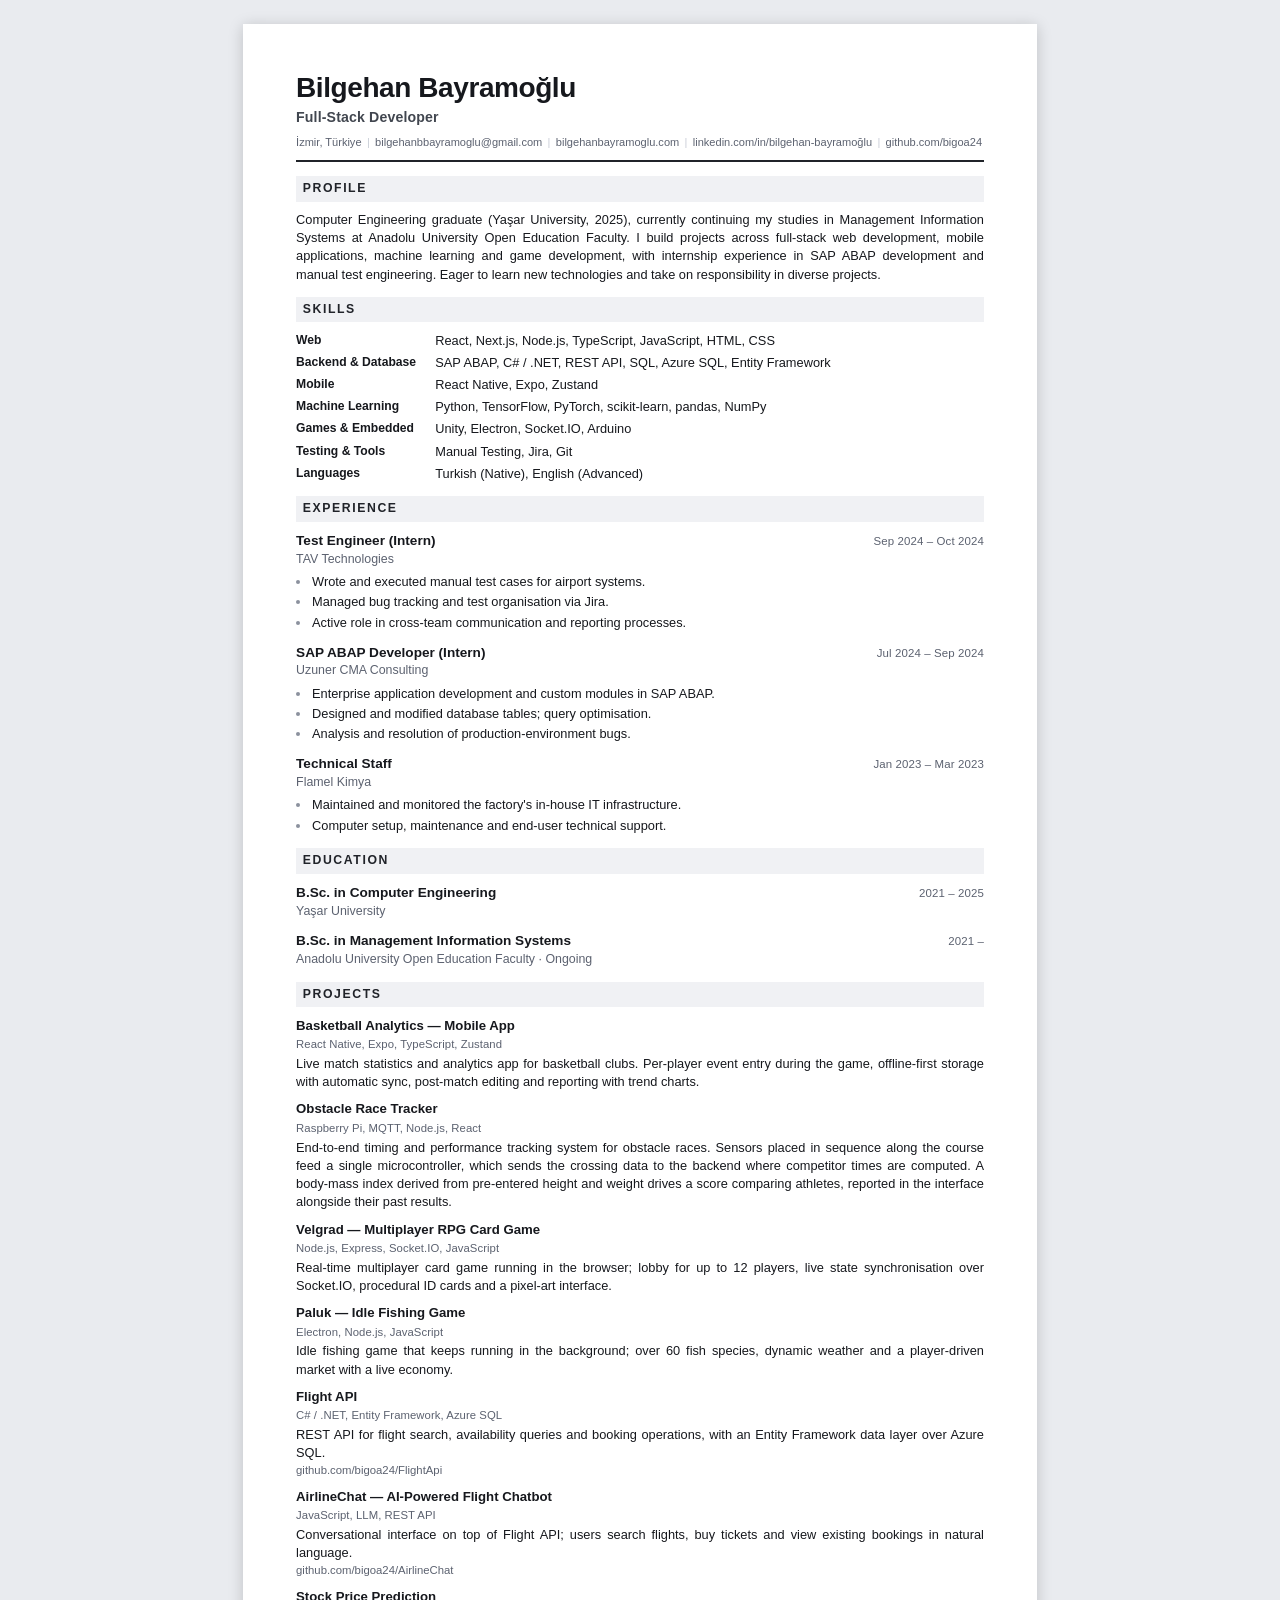
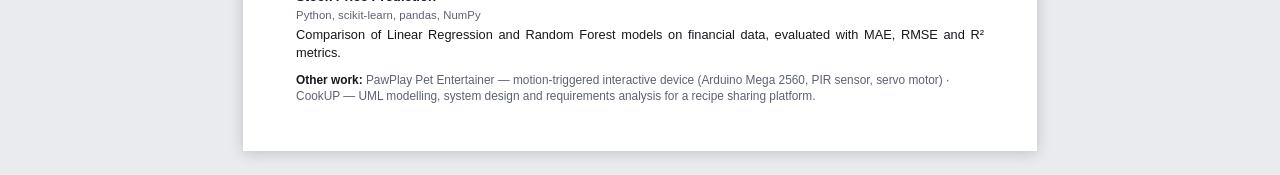
<file: assets/cv/src/cv-en.html>
<!doctype html>
<html lang="en">
<head>
<meta charset="utf-8" />
<title>Bilgehan Bayramoğlu — Résumé</title>
<style>
@page { size: A4; margin: 13mm 14mm 12mm; }

* { box-sizing: border-box; margin: 0; padding: 0; }

:root {
  --ink: #16181d;
  --muted: #5c6270;
  --rule: #c9cdd6;
  --accent: #202329;
}

html { -webkit-print-color-adjust: exact; print-color-adjust: exact; }

body {
  font-family: "Helvetica Neue", Helvetica, Arial, "Segoe UI", sans-serif;
  font-size: 9.6pt;
  line-height: 1.42;
  color: var(--ink);
  background: #fff;
}

/* ekranda A4 sayfa gibi görünsün (PDF çıktısını etkilemez) */
@media screen {
  body { background: #e9ebef; padding: 24px 0; }
  .sheet {
    width: 210mm;
    min-height: 297mm;
    margin: 0 auto;
    padding: 13mm 14mm 12mm;
    background: #fff;
    box-shadow: 0 2px 14px rgba(0, 0, 0, .18);
  }
}

/* ---- başlık ---- */
header { border-bottom: 1.6pt solid var(--accent); padding-bottom: 7pt; margin-bottom: 11pt; }

h1 {
  font-size: 21pt;
  font-weight: 700;
  letter-spacing: -0.015em;
  line-height: 1.1;
}

.role {
  margin-top: 2pt;
  font-size: 10.6pt;
  font-weight: 600;
  color: var(--accent);
  letter-spacing: .01em;
}

.contact {
  margin-top: 6pt;
  font-size: 8.3pt;
  color: var(--muted);
  white-space: nowrap;
}

.contact a { color: var(--muted); text-decoration: none; }
.contact .sep { margin: 0 4pt; color: var(--rule); }

/* ---- bölümler ---- */
section { margin-top: 11pt; }
section > h2 + * { break-before: avoid; page-break-before: avoid; }

h2 {
  font-size: 9.2pt;
  font-weight: 700;
  text-transform: uppercase;
  letter-spacing: .13em;
  color: var(--accent);
  padding-bottom: 2.5pt;
  border-bottom: .6pt solid var(--rule);
  margin-bottom: 7pt;
  break-after: avoid;
  page-break-after: avoid;
}

p.summary { text-align: justify; }

.item { margin-bottom: 8pt; break-inside: avoid; page-break-inside: avoid; }
.item:last-child { margin-bottom: 0; }

.item-head {
  display: flex;
  justify-content: space-between;
  align-items: baseline;
  gap: 10pt;
}

.item-title { font-size: 10.2pt; font-weight: 700; }
.item-org { color: var(--muted); font-size: 9.3pt; margin-top: .5pt; }

.item-date {
  font-size: 8.6pt;
  color: var(--muted);
  white-space: nowrap;
  letter-spacing: .01em;
}

ul.bullets { margin: 3.5pt 0 0 11pt; }
ul.bullets li { margin-bottom: 1.6pt; padding-left: 1pt; }
ul.bullets li::marker { color: var(--accent); }

/* ---- projeler ----
   Bu bölüm 2. sayfaya komple alınıyor: aksi halde sayfa sınırı ilk projenin
   ortasından geçiyor ve 1. sayfanın alt kısmı boş kalıyor. İçerik hacmi
   değişirse bu kuralı gözden geçir. */
section.projects { break-before: page; page-break-before: always; }
@media screen { section.projects { break-before: auto; page-break-before: auto; } }

.project { margin-bottom: 7pt; break-inside: avoid; page-break-inside: avoid; }
.project:last-of-type { margin-bottom: 0; }
.project .item-title { font-size: 9.9pt; }

.stack {
  font-size: 8.5pt;
  color: var(--accent);
  margin-top: .5pt;
  letter-spacing: .005em;
}

.project p { margin-top: 2pt; text-align: justify; }
.project .link { font-size: 8.5pt; color: var(--muted); }

.other { margin-top: 6pt; font-size: 8.9pt; color: var(--muted); }
.other strong { color: var(--ink); font-weight: 600; }

/* ---- yetenekler ---- */
.skill-row { display: flex; gap: 8pt; margin-bottom: 3pt; break-inside: avoid; }
.skill-label {
  flex: 0 0 34mm;
  font-weight: 700;
  font-size: 9.1pt;
}
.skill-value { flex: 1; }

.lang-row { display: flex; gap: 8pt; }
.lang-row .skill-label { flex: 0 0 34mm; }

/* ======================= TEMA B: serit basliklar (monokrom) =======================
   CV tamamen siyah-beyaz: yeşil vurgu yok, bütün ayrım gri tonlarıyla kuruluyor.
   Baskida ve fotokopide guvenli. Baslik bloguna dolgu zemin verilmiyor; isim
   beyaz zeminde duruyor, altindaki koyu cizgi ayirmaya yetiyor. */
.theme-band .role { color: #41464f; }
.theme-band h2 {
  border-bottom: none;
  background: #f0f1f4;
  color: #202329;
  padding: 3pt 5pt;
  margin-bottom: 7pt;
}
.theme-band section { margin-top: 10pt; }
.theme-band ul.bullets li::marker { color: #8b919d; }
.theme-band .stack { color: var(--muted); }

</style>
</head>
<body class="theme-band">
<div class="sheet">
<header>
<h1>Bilgehan Bayramoğlu</h1>
<div class="role">Full-Stack Developer</div>
<div class="contact">İzmir, Türkiye<span class="sep">|</span><a href="mailto:bilgehanbbayramoglu@gmail.com">bilgehanbbayramoglu@gmail.com</a><span class="sep">|</span><a href="https://bilgehanbayramoglu.com">bilgehanbayramoglu.com</a><span class="sep">|</span><a href="https://www.linkedin.com/in/bilgehan-bayramoğlu">linkedin.com/in/bilgehan-bayramoğlu</a><span class="sep">|</span><a href="https://github.com/bigoa24">github.com/bigoa24</a></div>
</header>
<section><h2>Profile</h2>
<p class="summary">Computer Engineering graduate (Yaşar University, 2025), currently continuing my studies in Management Information Systems at Anadolu University Open Education Faculty. I build projects across full-stack web development, mobile applications, machine learning and game development, with internship experience in SAP ABAP development and manual test engineering. Eager to learn new technologies and take on responsibility in diverse projects.</p></section>
<section><h2>Skills</h2>
<div class="skill-row">
<div class="skill-label">Web</div>
<div class="skill-value">React, Next.js, Node.js, TypeScript, JavaScript, HTML, CSS</div></div>
<div class="skill-row">
<div class="skill-label">Backend &amp; Database</div>
<div class="skill-value">SAP ABAP, C# / .NET, REST API, SQL, Azure SQL, Entity Framework</div></div>
<div class="skill-row">
<div class="skill-label">Mobile</div>
<div class="skill-value">React Native, Expo, Zustand</div></div>
<div class="skill-row">
<div class="skill-label">Machine Learning</div>
<div class="skill-value">Python, TensorFlow, PyTorch, scikit-learn, pandas, NumPy</div></div>
<div class="skill-row">
<div class="skill-label">Games &amp; Embedded</div>
<div class="skill-value">Unity, Electron, Socket.IO, Arduino</div></div>
<div class="skill-row">
<div class="skill-label">Testing &amp; Tools</div>
<div class="skill-value">Manual Testing, Jira, Git</div></div>
<div class="skill-row">
<div class="skill-label">Languages</div>
<div class="skill-value">Turkish (Native), English (Advanced)</div></div>
</section>
<section><h2>Experience</h2>
<div class="item"><div class="item-head"><div>
<div class="item-title">Test Engineer (Intern)</div>
<div class="item-org">TAV Technologies</div>
</div><div class="item-date">Sep 2024 – Oct 2024</div></div>
<ul class="bullets">
<li>Wrote and executed manual test cases for airport systems.</li>
<li>Managed bug tracking and test organisation via Jira.</li>
<li>Active role in cross-team communication and reporting processes.</li>
</ul></div>
<div class="item"><div class="item-head"><div>
<div class="item-title">SAP ABAP Developer (Intern)</div>
<div class="item-org">Uzuner CMA Consulting</div>
</div><div class="item-date">Jul 2024 – Sep 2024</div></div>
<ul class="bullets">
<li>Enterprise application development and custom modules in SAP ABAP.</li>
<li>Designed and modified database tables; query optimisation.</li>
<li>Analysis and resolution of production-environment bugs.</li>
</ul></div>
<div class="item"><div class="item-head"><div>
<div class="item-title">Technical Staff</div>
<div class="item-org">Flamel Kimya</div>
</div><div class="item-date">Jan 2023 – Mar 2023</div></div>
<ul class="bullets">
<li>Maintained and monitored the factory's in-house IT infrastructure.</li>
<li>Computer setup, maintenance and end-user technical support.</li>
</ul></div>
</section>
<section><h2>Education</h2>
<div class="item"><div class="item-head"><div>
<div class="item-title">B.Sc. in Computer Engineering</div>
<div class="item-org">Yaşar University</div>
</div><div class="item-date">2021 – 2025</div></div></div>
<div class="item"><div class="item-head"><div>
<div class="item-title">B.Sc. in Management Information Systems</div>
<div class="item-org">Anadolu University Open Education Faculty · Ongoing</div>
</div><div class="item-date">2021 –</div></div></div>
</section>
<section class="projects"><h2>Projects</h2>
<div class="project">
<div class="item-title">Basketball Analytics — Mobile App</div>
<div class="stack">React Native, Expo, TypeScript, Zustand</div>
<p>Live match statistics and analytics app for basketball clubs. Per-player event entry during the game, offline-first storage with automatic sync, post-match editing and reporting with trend charts.</p>
</div>
<div class="project">
<div class="item-title">Obstacle Race Tracker</div>
<div class="stack">Raspberry Pi, MQTT, Node.js, React</div>
<p>End-to-end timing and performance tracking system for obstacle races. Sensors placed in sequence along the course feed a single microcontroller, which sends the crossing data to the backend where competitor times are computed. A body-mass index derived from pre-entered height and weight drives a score comparing athletes, reported in the interface alongside their past results.</p>
</div>
<div class="project">
<div class="item-title">Velgrad — Multiplayer RPG Card Game</div>
<div class="stack">Node.js, Express, Socket.IO, JavaScript</div>
<p>Real-time multiplayer card game running in the browser; lobby for up to 12 players, live state synchronisation over Socket.IO, procedural ID cards and a pixel-art interface.</p>
</div>
<div class="project">
<div class="item-title">Paluk — Idle Fishing Game</div>
<div class="stack">Electron, Node.js, JavaScript</div>
<p>Idle fishing game that keeps running in the background; over 60 fish species, dynamic weather and a player-driven market with a live economy.</p>
</div>
<div class="project">
<div class="item-title">Flight API</div>
<div class="stack">C# / .NET, Entity Framework, Azure SQL</div>
<p>REST API for flight search, availability queries and booking operations, with an Entity Framework data layer over Azure SQL.</p>
<div class="link">github.com/bigoa24/FlightApi</div>
</div>
<div class="project">
<div class="item-title">AirlineChat — AI-Powered Flight Chatbot</div>
<div class="stack">JavaScript, LLM, REST API</div>
<p>Conversational interface on top of Flight API; users search flights, buy tickets and view existing bookings in natural language.</p>
<div class="link">github.com/bigoa24/AirlineChat</div>
</div>
<div class="project">
<div class="item-title">Stock Price Prediction</div>
<div class="stack">Python, scikit-learn, pandas, NumPy</div>
<p>Comparison of Linear Regression and Random Forest models on financial data, evaluated with MAE, RMSE and R² metrics.</p>
</div>
<div class="other"><strong>Other work:</strong> PawPlay Pet Entertainer — motion-triggered interactive device (Arduino Mega 2560, PIR sensor, servo motor) · CookUP — UML modelling, system design and requirements analysis for a recipe sharing platform.</div>
</section>
</div>
</body>
</html>
</file>
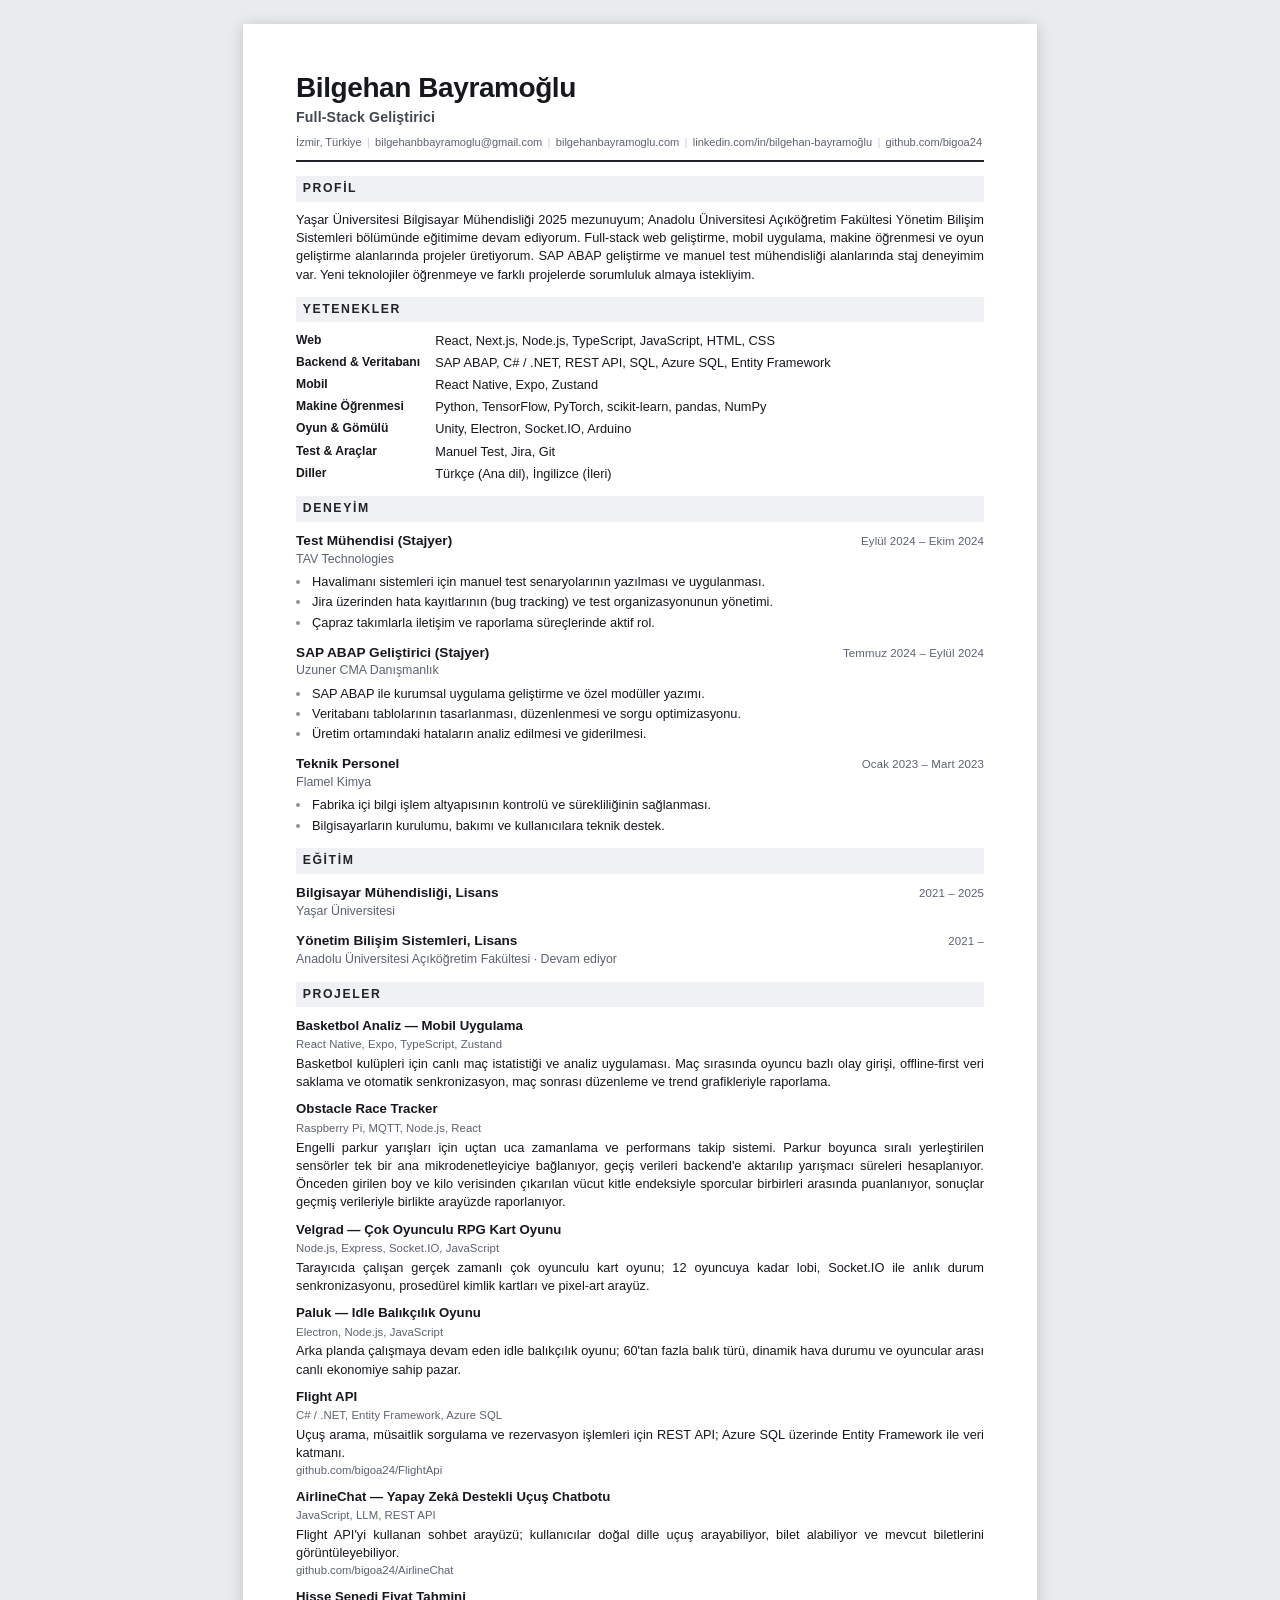
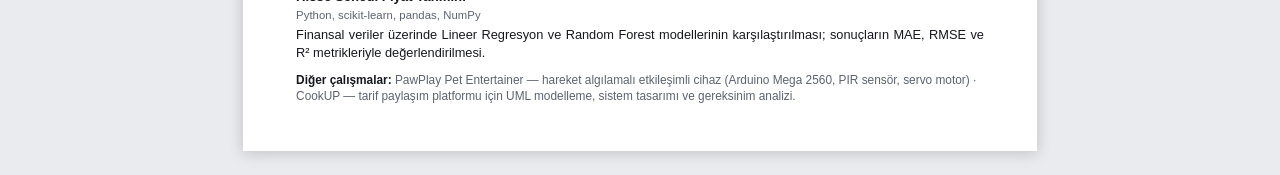
<file: assets/cv/src/cv-tr.html>
<!doctype html>
<html lang="tr">
<head>
<meta charset="utf-8" />
<title>Bilgehan Bayramoğlu — Özgeçmiş</title>
<style>
@page { size: A4; margin: 13mm 14mm 12mm; }

* { box-sizing: border-box; margin: 0; padding: 0; }

:root {
  --ink: #16181d;
  --muted: #5c6270;
  --rule: #c9cdd6;
  --accent: #202329;
}

html { -webkit-print-color-adjust: exact; print-color-adjust: exact; }

body {
  font-family: "Helvetica Neue", Helvetica, Arial, "Segoe UI", sans-serif;
  font-size: 9.6pt;
  line-height: 1.42;
  color: var(--ink);
  background: #fff;
}

/* ekranda A4 sayfa gibi görünsün (PDF çıktısını etkilemez) */
@media screen {
  body { background: #e9ebef; padding: 24px 0; }
  .sheet {
    width: 210mm;
    min-height: 297mm;
    margin: 0 auto;
    padding: 13mm 14mm 12mm;
    background: #fff;
    box-shadow: 0 2px 14px rgba(0, 0, 0, .18);
  }
}

/* ---- başlık ---- */
header { border-bottom: 1.6pt solid var(--accent); padding-bottom: 7pt; margin-bottom: 11pt; }

h1 {
  font-size: 21pt;
  font-weight: 700;
  letter-spacing: -0.015em;
  line-height: 1.1;
}

.role {
  margin-top: 2pt;
  font-size: 10.6pt;
  font-weight: 600;
  color: var(--accent);
  letter-spacing: .01em;
}

.contact {
  margin-top: 6pt;
  font-size: 8.3pt;
  color: var(--muted);
  white-space: nowrap;
}

.contact a { color: var(--muted); text-decoration: none; }
.contact .sep { margin: 0 4pt; color: var(--rule); }

/* ---- bölümler ---- */
section { margin-top: 11pt; }
section > h2 + * { break-before: avoid; page-break-before: avoid; }

h2 {
  font-size: 9.2pt;
  font-weight: 700;
  text-transform: uppercase;
  letter-spacing: .13em;
  color: var(--accent);
  padding-bottom: 2.5pt;
  border-bottom: .6pt solid var(--rule);
  margin-bottom: 7pt;
  break-after: avoid;
  page-break-after: avoid;
}

p.summary { text-align: justify; }

.item { margin-bottom: 8pt; break-inside: avoid; page-break-inside: avoid; }
.item:last-child { margin-bottom: 0; }

.item-head {
  display: flex;
  justify-content: space-between;
  align-items: baseline;
  gap: 10pt;
}

.item-title { font-size: 10.2pt; font-weight: 700; }
.item-org { color: var(--muted); font-size: 9.3pt; margin-top: .5pt; }

.item-date {
  font-size: 8.6pt;
  color: var(--muted);
  white-space: nowrap;
  letter-spacing: .01em;
}

ul.bullets { margin: 3.5pt 0 0 11pt; }
ul.bullets li { margin-bottom: 1.6pt; padding-left: 1pt; }
ul.bullets li::marker { color: var(--accent); }

/* ---- projeler ----
   Bu bölüm 2. sayfaya komple alınıyor: aksi halde sayfa sınırı ilk projenin
   ortasından geçiyor ve 1. sayfanın alt kısmı boş kalıyor. İçerik hacmi
   değişirse bu kuralı gözden geçir. */
section.projects { break-before: page; page-break-before: always; }
@media screen { section.projects { break-before: auto; page-break-before: auto; } }

.project { margin-bottom: 7pt; break-inside: avoid; page-break-inside: avoid; }
.project:last-of-type { margin-bottom: 0; }
.project .item-title { font-size: 9.9pt; }

.stack {
  font-size: 8.5pt;
  color: var(--accent);
  margin-top: .5pt;
  letter-spacing: .005em;
}

.project p { margin-top: 2pt; text-align: justify; }
.project .link { font-size: 8.5pt; color: var(--muted); }

.other { margin-top: 6pt; font-size: 8.9pt; color: var(--muted); }
.other strong { color: var(--ink); font-weight: 600; }

/* ---- yetenekler ---- */
.skill-row { display: flex; gap: 8pt; margin-bottom: 3pt; break-inside: avoid; }
.skill-label {
  flex: 0 0 34mm;
  font-weight: 700;
  font-size: 9.1pt;
}
.skill-value { flex: 1; }

.lang-row { display: flex; gap: 8pt; }
.lang-row .skill-label { flex: 0 0 34mm; }

/* ======================= TEMA B: serit basliklar (monokrom) =======================
   CV tamamen siyah-beyaz: yeşil vurgu yok, bütün ayrım gri tonlarıyla kuruluyor.
   Baskida ve fotokopide guvenli. Baslik bloguna dolgu zemin verilmiyor; isim
   beyaz zeminde duruyor, altindaki koyu cizgi ayirmaya yetiyor. */
.theme-band .role { color: #41464f; }
.theme-band h2 {
  border-bottom: none;
  background: #f0f1f4;
  color: #202329;
  padding: 3pt 5pt;
  margin-bottom: 7pt;
}
.theme-band section { margin-top: 10pt; }
.theme-band ul.bullets li::marker { color: #8b919d; }
.theme-band .stack { color: var(--muted); }

</style>
</head>
<body class="theme-band">
<div class="sheet">
<header>
<h1>Bilgehan Bayramoğlu</h1>
<div class="role">Full-Stack Geliştirici</div>
<div class="contact">İzmir, Türkiye<span class="sep">|</span><a href="mailto:bilgehanbbayramoglu@gmail.com">bilgehanbbayramoglu@gmail.com</a><span class="sep">|</span><a href="https://bilgehanbayramoglu.com">bilgehanbayramoglu.com</a><span class="sep">|</span><a href="https://www.linkedin.com/in/bilgehan-bayramoğlu">linkedin.com/in/bilgehan-bayramoğlu</a><span class="sep">|</span><a href="https://github.com/bigoa24">github.com/bigoa24</a></div>
</header>
<section><h2>Profil</h2>
<p class="summary">Yaşar Üniversitesi Bilgisayar Mühendisliği 2025 mezunuyum; Anadolu Üniversitesi Açıköğretim Fakültesi Yönetim Bilişim Sistemleri bölümünde eğitimime devam ediyorum. Full-stack web geliştirme, mobil uygulama, makine öğrenmesi ve oyun geliştirme alanlarında projeler üretiyorum. SAP ABAP geliştirme ve manuel test mühendisliği alanlarında staj deneyimim var. Yeni teknolojiler öğrenmeye ve farklı projelerde sorumluluk almaya istekliyim.</p></section>
<section><h2>Yetenekler</h2>
<div class="skill-row">
<div class="skill-label">Web</div>
<div class="skill-value">React, Next.js, Node.js, TypeScript, JavaScript, HTML, CSS</div></div>
<div class="skill-row">
<div class="skill-label">Backend &amp; Veritabanı</div>
<div class="skill-value">SAP ABAP, C# / .NET, REST API, SQL, Azure SQL, Entity Framework</div></div>
<div class="skill-row">
<div class="skill-label">Mobil</div>
<div class="skill-value">React Native, Expo, Zustand</div></div>
<div class="skill-row">
<div class="skill-label">Makine Öğrenmesi</div>
<div class="skill-value">Python, TensorFlow, PyTorch, scikit-learn, pandas, NumPy</div></div>
<div class="skill-row">
<div class="skill-label">Oyun &amp; Gömülü</div>
<div class="skill-value">Unity, Electron, Socket.IO, Arduino</div></div>
<div class="skill-row">
<div class="skill-label">Test &amp; Araçlar</div>
<div class="skill-value">Manuel Test, Jira, Git</div></div>
<div class="skill-row">
<div class="skill-label">Diller</div>
<div class="skill-value">Türkçe (Ana dil), İngilizce (İleri)</div></div>
</section>
<section><h2>Deneyim</h2>
<div class="item"><div class="item-head"><div>
<div class="item-title">Test Mühendisi (Stajyer)</div>
<div class="item-org">TAV Technologies</div>
</div><div class="item-date">Eylül 2024 – Ekim 2024</div></div>
<ul class="bullets">
<li>Havalimanı sistemleri için manuel test senaryolarının yazılması ve uygulanması.</li>
<li>Jira üzerinden hata kayıtlarının (bug tracking) ve test organizasyonunun yönetimi.</li>
<li>Çapraz takımlarla iletişim ve raporlama süreçlerinde aktif rol.</li>
</ul></div>
<div class="item"><div class="item-head"><div>
<div class="item-title">SAP ABAP Geliştirici (Stajyer)</div>
<div class="item-org">Uzuner CMA Danışmanlık</div>
</div><div class="item-date">Temmuz 2024 – Eylül 2024</div></div>
<ul class="bullets">
<li>SAP ABAP ile kurumsal uygulama geliştirme ve özel modüller yazımı.</li>
<li>Veritabanı tablolarının tasarlanması, düzenlenmesi ve sorgu optimizasyonu.</li>
<li>Üretim ortamındaki hataların analiz edilmesi ve giderilmesi.</li>
</ul></div>
<div class="item"><div class="item-head"><div>
<div class="item-title">Teknik Personel</div>
<div class="item-org">Flamel Kimya</div>
</div><div class="item-date">Ocak 2023 – Mart 2023</div></div>
<ul class="bullets">
<li>Fabrika içi bilgi işlem altyapısının kontrolü ve sürekliliğinin sağlanması.</li>
<li>Bilgisayarların kurulumu, bakımı ve kullanıcılara teknik destek.</li>
</ul></div>
</section>
<section><h2>Eğitim</h2>
<div class="item"><div class="item-head"><div>
<div class="item-title">Bilgisayar Mühendisliği, Lisans</div>
<div class="item-org">Yaşar Üniversitesi</div>
</div><div class="item-date">2021 – 2025</div></div></div>
<div class="item"><div class="item-head"><div>
<div class="item-title">Yönetim Bilişim Sistemleri, Lisans</div>
<div class="item-org">Anadolu Üniversitesi Açıköğretim Fakültesi · Devam ediyor</div>
</div><div class="item-date">2021 –</div></div></div>
</section>
<section class="projects"><h2>Projeler</h2>
<div class="project">
<div class="item-title">Basketbol Analiz — Mobil Uygulama</div>
<div class="stack">React Native, Expo, TypeScript, Zustand</div>
<p>Basketbol kulüpleri için canlı maç istatistiği ve analiz uygulaması. Maç sırasında oyuncu bazlı olay girişi, offline-first veri saklama ve otomatik senkronizasyon, maç sonrası düzenleme ve trend grafikleriyle raporlama.</p>
</div>
<div class="project">
<div class="item-title">Obstacle Race Tracker</div>
<div class="stack">Raspberry Pi, MQTT, Node.js, React</div>
<p>Engelli parkur yarışları için uçtan uca zamanlama ve performans takip sistemi. Parkur boyunca sıralı yerleştirilen sensörler tek bir ana mikrodenetleyiciye bağlanıyor, geçiş verileri backend'e aktarılıp yarışmacı süreleri hesaplanıyor. Önceden girilen boy ve kilo verisinden çıkarılan vücut kitle endeksiyle sporcular birbirleri arasında puanlanıyor, sonuçlar geçmiş verileriyle birlikte arayüzde raporlanıyor.</p>
</div>
<div class="project">
<div class="item-title">Velgrad — Çok Oyunculu RPG Kart Oyunu</div>
<div class="stack">Node.js, Express, Socket.IO, JavaScript</div>
<p>Tarayıcıda çalışan gerçek zamanlı çok oyunculu kart oyunu; 12 oyuncuya kadar lobi, Socket.IO ile anlık durum senkronizasyonu, prosedürel kimlik kartları ve pixel-art arayüz.</p>
</div>
<div class="project">
<div class="item-title">Paluk — Idle Balıkçılık Oyunu</div>
<div class="stack">Electron, Node.js, JavaScript</div>
<p>Arka planda çalışmaya devam eden idle balıkçılık oyunu; 60'tan fazla balık türü, dinamik hava durumu ve oyuncular arası canlı ekonomiye sahip pazar.</p>
</div>
<div class="project">
<div class="item-title">Flight API</div>
<div class="stack">C# / .NET, Entity Framework, Azure SQL</div>
<p>Uçuş arama, müsaitlik sorgulama ve rezervasyon işlemleri için REST API; Azure SQL üzerinde Entity Framework ile veri katmanı.</p>
<div class="link">github.com/bigoa24/FlightApi</div>
</div>
<div class="project">
<div class="item-title">AirlineChat — Yapay Zekâ Destekli Uçuş Chatbotu</div>
<div class="stack">JavaScript, LLM, REST API</div>
<p>Flight API'yi kullanan sohbet arayüzü; kullanıcılar doğal dille uçuş arayabiliyor, bilet alabiliyor ve mevcut biletlerini görüntüleyebiliyor.</p>
<div class="link">github.com/bigoa24/AirlineChat</div>
</div>
<div class="project">
<div class="item-title">Hisse Senedi Fiyat Tahmini</div>
<div class="stack">Python, scikit-learn, pandas, NumPy</div>
<p>Finansal veriler üzerinde Lineer Regresyon ve Random Forest modellerinin karşılaştırılması; sonuçların MAE, RMSE ve R² metrikleriyle değerlendirilmesi.</p>
</div>
<div class="other"><strong>Diğer çalışmalar:</strong> PawPlay Pet Entertainer — hareket algılamalı etkileşimli cihaz (Arduino Mega 2560, PIR sensör, servo motor) · CookUP — tarif paylaşım platformu için UML modelleme, sistem tasarımı ve gereksinim analizi.</div>
</section>
</div>
</body>
</html>
</file>
<file: css/styles.css>
:root {
  --bg: #0d0e10;
  --fg: #f1f1f3;
  --muted: #8a8d94;
  --border: #23262b;
  --accent: #f1f1f3;
  --card-bg: #16181c;
  --max-width: 960px;
  --radius: 6px;

  /* CRT / terminal */
  --phosphor: #7fe0a0;
  --phosphor-dim: rgba(127, 224, 160, 0.14);
  --mono: "SF Mono", "JetBrains Mono", "IBM Plex Mono", Menlo, Consolas, "Courier New", monospace;
  --sans: -apple-system, BlinkMacSystemFont, "Segoe UI", "Inter", "Helvetica Neue", Arial, sans-serif;
}

html { background: #06070a; }
::selection { background: rgba(127, 224, 160, 0.22); color: var(--fg); }

* { box-sizing: border-box; margin: 0; padding: 0; }

html { scroll-behavior: smooth; }

body {
  /* telefonda sans: mono dar ekranda satırları gereğinden çok kırıyor.
     768px ve üstünde terminal görünümüne geçiliyor (en altta). */
  font-family: var(--sans);
  /* akışkan taban punto: mobilde 16px, geniş ekranda 18px */
  font-size: clamp(16px, 14.6px + 0.32vw, 18px);
  line-height: 1.6;
  color: var(--fg);
  -webkit-font-smoothing: antialiased;
  position: relative;
  min-height: 100vh;
  background-color: var(--bg);
  background-image:
    /* phosphor bloom at the top of the tube */
    radial-gradient(90% 55% at 50% -8%, rgba(127, 224, 160, 0.07) 0%, rgba(127, 224, 160, 0) 60%),
    /* screen body gradient */
    radial-gradient(120% 90% at 50% 0%, #191c21 0%, #101216 42%, #08090c 100%);
  background-attachment: fixed;
}

/* ---- Arka planda akan sahte kod (js/codeflow.js) --------------------- */

#codeflow {
  position: fixed;
  inset: 0;
  z-index: 0;
  overflow: hidden;
  pointer-events: none;
  user-select: none;
  -webkit-user-select: none;
  font-family: var(--mono);
  font-size: 12px;
  line-height: 22px;      /* codeflow.js içindeki LINE_HEIGHT ile aynı */
  color: var(--phosphor);
  opacity: 0.075;
  text-shadow: 0 0 6px rgba(127, 224, 160, 0.3);
  /* üst ve altta yumuşak geçiş */
  -webkit-mask-image: linear-gradient(to bottom, transparent 0%, #000 14%, #000 86%, transparent 100%);
  mask-image: linear-gradient(to bottom, transparent 0%, #000 14%, #000 86%, transparent 100%);
}

.codeflow-col {
  position: absolute;
  top: 0;
  white-space: pre;
  transform: translateX(-50%);
  animation-name: codeflow-scroll;
  animation-timing-function: linear;
  animation-iteration-count: infinite;
  will-change: transform;
}

@keyframes codeflow-scroll {
  from { transform: translate(-50%, 0); }
  to   { transform: translate(-50%, -50%); }
}

@media (prefers-reduced-motion: reduce) {
  #codeflow { display: none; }
}

/* dar ekranda kod satırları doğrudan metnin altına düşüyor: daha soluk */
@media (max-width: 900px) {
  #codeflow { opacity: 0.05; font-size: 11px; }
}

/* içerik akan kodun üstünde kalsın.
   z-index vermiyoruz: yeni bir stacking context açsaydı ekran görüntüleri
   CRT katmanının üstüne çıkamazdı. */
main, footer { position: relative; }

/* ---- CRT overlays ---------------------------------------------------- */

/* scanlines + shadow mask */
body::before {
  content: "";
  position: fixed;
  inset: 0;
  z-index: 9998;
  pointer-events: none;
  background-image:
    repeating-linear-gradient(
      to bottom,
      rgba(255, 255, 255, 0.028) 0px,
      rgba(255, 255, 255, 0.028) 1px,
      rgba(0, 0, 0, 0.16) 1px,
      rgba(0, 0, 0, 0.16) 3px
    ),
    repeating-linear-gradient(
      to right,
      rgba(255, 0, 0, 0.02) 0px,
      rgba(0, 255, 0, 0.02) 1px,
      rgba(0, 0, 255, 0.02) 2px,
      rgba(0, 0, 0, 0) 3px
    );
  animation: crt-flicker 5.5s steps(60) infinite;
}

/* vignette + slow sweep bar */
body::after {
  content: "";
  position: fixed;
  inset: 0;
  z-index: 9999;
  pointer-events: none;
  background-image:
    linear-gradient(
      to bottom,
      rgba(255, 255, 255, 0) 0%,
      rgba(190, 255, 215, 0.045) 45%,
      rgba(190, 255, 215, 0.055) 50%,
      rgba(255, 255, 255, 0) 100%
    ),
    radial-gradient(115% 80% at 50% 45%, rgba(0, 0, 0, 0) 45%, rgba(0, 0, 0, 0.55) 100%);
  background-size: 100% 220px, 100% 100%;
  background-repeat: no-repeat, no-repeat;
  background-position: 0 -240px, 0 0;
  animation: crt-sweep 9s linear infinite;
}

@keyframes crt-sweep {
  0%   { background-position: 0 -240px, 0 0; }
  100% { background-position: 0 110vh,   0 0; }
}

@keyframes crt-flicker {
  0%, 100% { opacity: 0.92; }
  22%      { opacity: 1; }
  47%      { opacity: 0.88; }
  61%      { opacity: 0.98; }
  83%      { opacity: 0.9; }
}

@media (prefers-reduced-motion: reduce) {
  body::before { animation: none; opacity: 0.92; }
  body::after  { animation: none; }
}

a { color: var(--fg); text-decoration: none; border-bottom: 1px solid transparent; transition: border-color .15s; }
a:hover { border-bottom-color: var(--fg); }

img { max-width: 100%; display: block; }

.container {
  max-width: var(--max-width);
  margin: 0 auto;
  padding: 0 24px;
}

/* Header / Nav */
header {
  border-bottom: 1px solid var(--border);
  padding: 20px 0;
  background: rgba(12, 14, 17, 0.72);
  -webkit-backdrop-filter: blur(10px) saturate(120%);
  backdrop-filter: blur(10px) saturate(120%);
  box-shadow: 0 1px 0 rgba(127, 224, 160, 0.07);
  position: sticky;
  top: 0;
  /* ekran görüntüleri CRT katmanının (9999) üstünde durduğu için
     yapışkan başlık onların da üstünde kalmalı */
  z-index: 10001;
}

.nav-inner {
  display: flex;
  justify-content: flex-end;
  align-items: center;
  gap: 16px;
  flex-wrap: wrap;
  max-width: 100%;
  padding: 0 32px;
}

nav ul {
  list-style: none;
  display: flex;
  gap: 22px;
  align-items: center;
  flex-wrap: wrap;
}

nav a {
  font-family: var(--mono);
  font-size: clamp(14px, 13px + 0.25vw, 16px);
  letter-spacing: 0.02em;
  color: var(--muted);
}

nav a:hover {
  color: var(--fg);
}

nav a.active {
  color: var(--phosphor);
  text-shadow: 0 0 10px rgba(127, 224, 160, 0.35);
}

.lang-switch {
  display: flex;
  gap: 4px;
  font-size: 13px;
  border: 1px solid var(--border);
  border-radius: var(--radius);
  overflow: hidden;
}

.lang-switch button {
  background: transparent;
  border: none;
  padding: 6px 11px;
  cursor: pointer;
  color: var(--muted);
  font-family: var(--mono);
  font-size: clamp(12px, 11.3px + 0.16vw, 13px);
  letter-spacing: 0.06em;
}

.lang-switch button.active {
  background: var(--phosphor);
  color: #07110b;
}

/* Main */
main { padding: 56px 0 80px; }

.page-title {
  font-size: clamp(24px, 19.4px + 0.94vw, 31px);
  font-weight: 600;
  margin-bottom: 8px;
  letter-spacing: -0.01em;
  color: var(--phosphor);
  text-shadow: 0 0 18px rgba(127, 224, 160, 0.28);
}

.page-subtitle {
  color: var(--muted);
  margin-bottom: 40px;
  font-size: clamp(15px, 13.6px + 0.32vw, 17px);
}

/* Hero (home) */
.hero h1 {
  font-size: clamp(30px, 19.7px + 1.69vw, 44px);
  font-weight: 700;
  letter-spacing: -0.01em;
  margin-bottom: 10px;
  text-shadow: 0 0 24px rgba(127, 224, 160, 0.16), 0 0 2px rgba(255, 255, 255, 0.15);
}

.hero .role {
  font-family: var(--mono);
  color: var(--phosphor);
  opacity: 0.85;
  font-size: clamp(14px, 12.6px + 0.32vw, 16px);
  letter-spacing: 0.01em;
  margin-bottom: 24px;
}

/* blinking terminal cursor after the role line */
.hero .role::after {
  content: "▍";
  margin-left: 6px;
  color: var(--phosphor);
  animation: crt-caret 1.1s steps(1) infinite;
}

@keyframes crt-caret {
  0%, 49%   { opacity: 1; }
  50%, 100% { opacity: 0; }
}

@media (prefers-reduced-motion: reduce) {
  .hero .role::after { animation: none; }
}

.hero p.bio {
  font-size: clamp(16px, 14.2px + 0.42vw, 19px);
  max-width: 42em;
  margin-bottom: 28px;
}

.hero .cta {
  display: flex;
  gap: 14px;
  flex-wrap: wrap;
}

.btn {
  display: inline-block;
  padding: 11px 20px;
  border-radius: var(--radius);
  font-family: var(--mono);
  font-size: clamp(14px, 13px + 0.25vw, 16px);
  border: 1px solid var(--phosphor);
  background: var(--phosphor);
  color: #07110b;
  box-shadow: 0 0 18px rgba(127, 224, 160, 0.14);
  transition: opacity .15s, box-shadow .2s;
}

.btn:hover {
  opacity: 0.9;
  border-bottom-color: var(--phosphor);
  box-shadow: 0 0 26px rgba(127, 224, 160, 0.26);
}

.btn.secondary {
  background: transparent;
  color: var(--fg);
  border-color: var(--border);
  box-shadow: none;
}

.btn.secondary:hover {
  border-color: var(--phosphor);
  border-bottom-color: var(--phosphor);
  color: var(--phosphor);
}

/* Sections */
section.block { margin-top: 48px; }

section.block h2 {
  font-size: clamp(19px, 16.2px + 0.47vw, 22px);
  font-weight: 600;
  margin-bottom: 18px;
  letter-spacing: 0;
  padding-bottom: 8px;
  border-bottom: 1px solid transparent;
  border-image: linear-gradient(to right, rgba(127, 224, 160, 0.35), var(--border) 45%, transparent 100%) 1;
}

section.block h2::before {
  content: "// ";
  font-family: var(--mono);
  color: var(--phosphor);
  opacity: 0.55;
  font-size: 0.8em;
}

/* Experience / Education timeline */
.timeline-item {
  padding: 20px 0;
  border-bottom: 1px solid var(--border);
}

.timeline-item:last-child { border-bottom: none; }

.timeline-head {
  display: flex;
  justify-content: space-between;
  gap: 16px;
  flex-wrap: wrap;
  margin-bottom: 6px;
}

.timeline-role {
  font-weight: 600;
  font-size: clamp(16px, 14.6px + 0.32vw, 18px);
}

.company-link {
  color: var(--muted);
  border-bottom: 1px solid var(--muted);
  transition: color .15s, border-color .15s;
}
.company-link::after {
  content: " ↗";
  font-size: 11px;
  opacity: 0.7;
}
.company-link:hover {
  color: var(--fg);
  border-bottom-color: var(--fg);
}
.company-link:hover::after {
  opacity: 1;
}

.timeline-company {
  color: var(--muted);
  font-size: clamp(15px, 14.3px + 0.16vw, 16px);
}

.timeline-date {
  font-family: var(--mono);
  color: var(--muted);
  font-size: clamp(13px, 12.3px + 0.16vw, 14px);
  white-space: nowrap;
}

.timeline-body ul {
  margin: 8px 0 0 20px;
  font-size: clamp(15px, 13.6px + 0.32vw, 17px);
  color: var(--fg);
}

.timeline-body li { margin-bottom: 4px; }

/* Skills */
.skills-grid {
  display: grid;
  grid-template-columns: repeat(auto-fit, minmax(220px, 1fr));
  gap: 16px;
}

.skill-group {
  padding: 16px;
  border: 1px solid var(--border);
  border-radius: var(--radius);
  background: rgba(22, 24, 28, 0.55);
  -webkit-backdrop-filter: blur(2px);
  backdrop-filter: blur(2px);
  transition: border-color .2s, box-shadow .2s;
}

.skill-group:hover {
  border-color: rgba(127, 224, 160, 0.28);
  box-shadow: 0 0 0 1px rgba(127, 224, 160, 0.06), 0 8px 24px rgba(0, 0, 0, 0.35);
}

.skill-group h3 {
  font-size: clamp(14px, 13.3px + 0.16vw, 15px);
  font-weight: 600;
  margin-bottom: 8px;
  text-transform: uppercase;
  letter-spacing: 0.04em;
  color: var(--muted);
}

.skill-list {
  display: flex;
  flex-wrap: wrap;
  gap: 6px;
}

.skill-list > span {   /* > : iki dilli iç içe span'lere baloncuk uygulanmasın */
  font-family: var(--mono);
  font-size: clamp(12px, 10.6px + 0.32vw, 14px);
  padding: 4px 11px;
  background: rgba(8, 9, 12, 0.6);
  border: 1px solid var(--border);
  border-radius: 999px;
}

/* Projects */
.project {
  padding: 24px 0;
  border-bottom: 1px solid var(--border);
}

.project:last-child { border-bottom: none; }

.project-head {
  display: flex;
  justify-content: space-between;
  align-items: baseline;
  gap: 16px;
  flex-wrap: wrap;
  margin-bottom: 8px;
}

.project h3 {
  font-size: clamp(18px, 15.2px + 0.47vw, 21px);
  font-weight: 600;
  letter-spacing: 0;
}

.project-links {
  display: flex;
  gap: 12px;
  font-size: clamp(14px, 13px + 0.25vw, 16px);
}

.project-links a {
  color: var(--muted);
  border-bottom: 1px solid var(--border);
}

.project-links a:hover { color: var(--fg); border-bottom-color: var(--fg); }

.github-btn {
  display: inline-flex;
  align-items: center;
  gap: 6px;
  padding: 6px 13px;
  border: 1px solid var(--border) !important;
  border-bottom: 1px solid var(--border) !important;
  border-radius: 6px;
  font-family: var(--mono);
  font-size: clamp(12px, 10.6px + 0.32vw, 14px);
  color: var(--fg) !important;
  background: rgba(22, 24, 28, 0.65);
  transition: border-color .15s, background .15s;
}

.github-btn:hover {
  border-color: rgba(127, 224, 160, 0.45) !important;
  background: rgba(30, 32, 37, 0.85);
}

.screenshot-link {
  display: block;
  position: relative;
  /* tarama çizgileri / vinyet katmanının üstünde: görseller net kalsın */
  z-index: 10000;
  margin-top: 8px;
  border-radius: 6px;
  overflow: hidden;
  border: 1px solid var(--border);
  cursor: zoom-in;
  transition: border-color .15s, box-shadow .2s;
}

.screenshot-link:hover {
  border-color: rgba(127, 224, 160, 0.45);
  box-shadow: 0 0 0 1px rgba(127, 224, 160, 0.12), 0 8px 26px rgba(0, 0, 0, 0.45);
}

.screenshot-img {
  width: 100%;
  display: block;
  border-radius: 6px;
}

.screenshot-zoom {
  position: absolute;
  top: 10px;
  right: 10px;
  width: 28px;
  height: 28px;
  background: rgba(0,0,0,0.6);
  color: #fff;
  font-size: 16px;
  border-radius: 5px;
  display: flex;
  align-items: center;
  justify-content: center;
  opacity: 0;
  transition: opacity .2s;
  pointer-events: none;
}

.screenshot-link:hover .screenshot-zoom {
  opacity: 1;
}

.project p.desc {
  font-size: clamp(15px, 13.6px + 0.32vw, 17px);
  margin-bottom: 12px;
}

.project ul.features {
  margin: 0 0 14px 20px;
  font-size: clamp(14px, 12.6px + 0.32vw, 16px);
  color: var(--fg);
}

.project ul.features li { margin-bottom: 3px; }

.project .tags {
  display: flex;
  flex-wrap: wrap;
  gap: 6px;
  margin-bottom: 14px;
}

.project .tags > span {
  font-family: var(--mono);
  font-size: clamp(11px, 9.6px + 0.32vw, 13px);
  padding: 4px 10px;
  background: rgba(22, 24, 28, 0.6);
  border: 1px solid var(--border);
  border-radius: 999px;
  color: var(--muted);
}

/* Project screenshots */
.screenshots {
  display: grid;
  grid-template-columns: repeat(auto-fill, minmax(180px, 1fr));
  gap: 10px;
  margin-top: 10px;
}

.mobile-shot {
  max-width: 200px;
}

.mobile-shot .screenshot-img {
  width: 100%;
  height: auto;
}

.screenshots-wide {
  display: block;
}

.screenshot-link.wide-shot {
  max-width: 100%;
}

.wide-shot .screenshot-img {
  width: 100%;
  height: auto;
}

.screenshot-slot {
  aspect-ratio: 9/16;
  background: var(--card-bg);
  border: 1px dashed var(--border);
  border-radius: var(--radius);
  display: flex;
  align-items: center;
  justify-content: center;
  color: var(--muted);
  font-size: 12px;
  text-align: center;
  padding: 8px;
  overflow: hidden;
}

.screenshot-slot img {
  width: 100%;
  height: 100%;
  object-fit: cover;
  border-radius: var(--radius);
}

.screenshot-slot.wide {
  aspect-ratio: 16/9;
}

/* Contact page */
.contact-list {
  list-style: none;
  display: grid;
  gap: 14px;
  font-size: clamp(16px, 14.6px + 0.32vw, 18px);
}

.contact-list li {
  display: flex;
  gap: 12px;
  align-items: center;
  padding: 14px 16px;
  border: 1px solid var(--border);
  border-radius: var(--radius);
  background: rgba(22, 24, 28, 0.55);
  -webkit-backdrop-filter: blur(2px);
  backdrop-filter: blur(2px);
  transition: border-color .2s;
}

.contact-list li:hover {
  border-color: rgba(127, 224, 160, 0.28);
}

.contact-list .label {
  font-family: var(--mono);
  color: var(--phosphor);
  opacity: 0.75;
  font-size: clamp(12px, 10.6px + 0.32vw, 14px);
  text-transform: uppercase;
  letter-spacing: 0.06em;
  min-width: 80px;
}

/* Footer */
footer {
  border-top: 1px solid var(--border);
  padding: 24px 0;
  color: var(--muted);
  font-family: var(--mono);
  font-size: clamp(12px, 11.3px + 0.16vw, 13px);
  letter-spacing: 0.03em;
  text-align: center;
}

/* Hidden lang */
[data-lang]:not(.active-lang) { display: none; }

/* Tablet ve masaüstü: terminal/mono görünüm */
@media (min-width: 768px) {
  body {
    font-family: var(--mono);
    line-height: 1.7;
  }
}

/* ---- Mobil düzen (sans yazı tipiyle aynı kırılma noktası) ------------- */
@media (max-width: 767px) {
  nav ul { gap: 14px; }
  .nav-inner { padding: 0 16px; gap: 12px; }
  .container { padding: 0 14px; }
  main { padding: 36px 0 60px; }

  /* Not: text-wrap: pretty/balance denendi, ikisi de satır sonu
     boşluklarını büyütüyor; tarayıcının varsayılan sarması en dengelisi. */

  /* Başlıklar gövde metninden ayrışsın */
  .page-title { font-size: 27px; margin-bottom: 6px; }
  .page-subtitle { margin-bottom: 30px; }

  section.block { margin-top: 42px; }
  section.block h2 { font-size: 21px; margin-bottom: 16px; }

  .project h3 { font-size: 20px; }
  .project-head { margin-bottom: 10px; gap: 6px; }

  .timeline-role { font-size: 17.5px; }
  .timeline-head { margin-bottom: 8px; gap: 4px; }

  /* Satırlar birbirine girmesin: dikey nefes payı */
  .project { padding: 30px 0; }
  .project p.desc { margin-bottom: 16px; }
  .project ul.features { margin: 0 0 16px 20px; }
  .project ul.features li { margin-bottom: 11px; }
  .project .tags { gap: 7px; margin-bottom: 16px; }

  .timeline-item { padding: 24px 0; }
  .timeline-body ul { margin-top: 12px; }
  .timeline-body li { margin-bottom: 10px; }

  .contact-list { gap: 12px; }
  .contact-list li { padding: 14px; }
}
</file>
